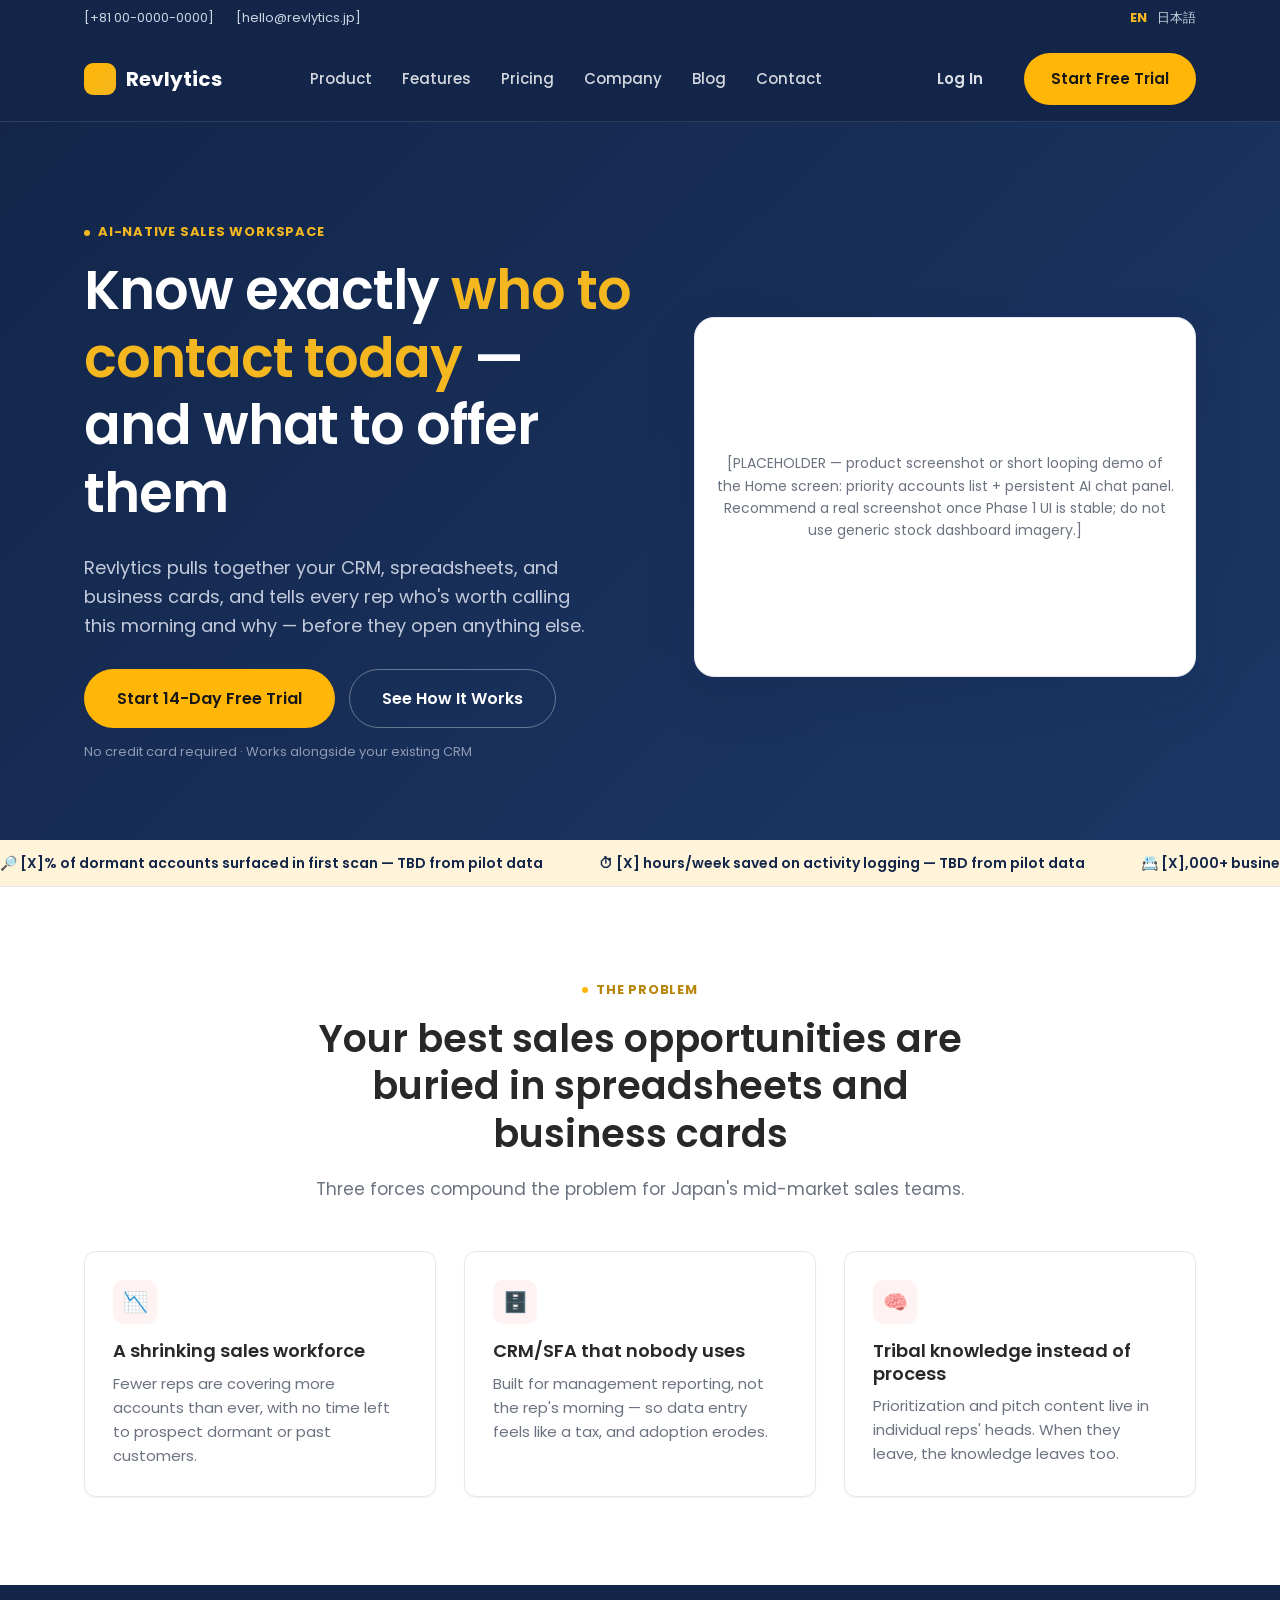
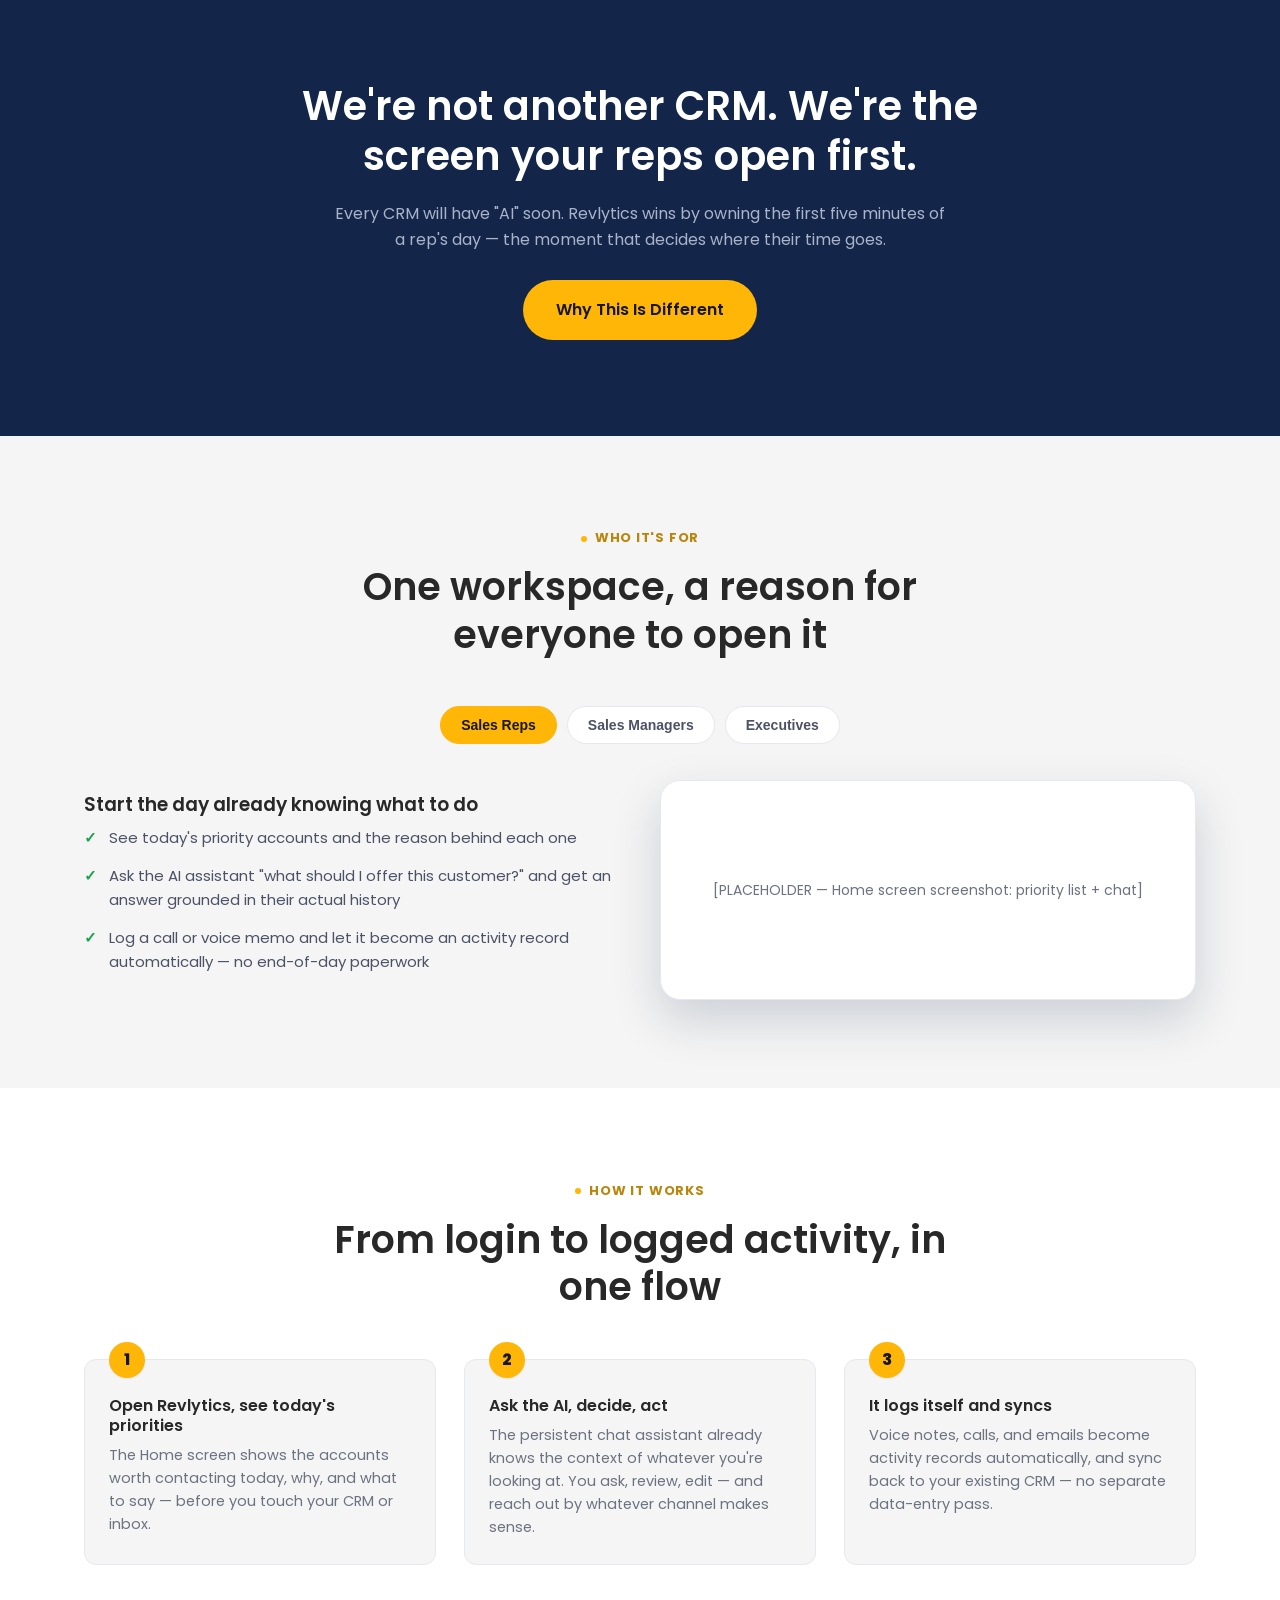
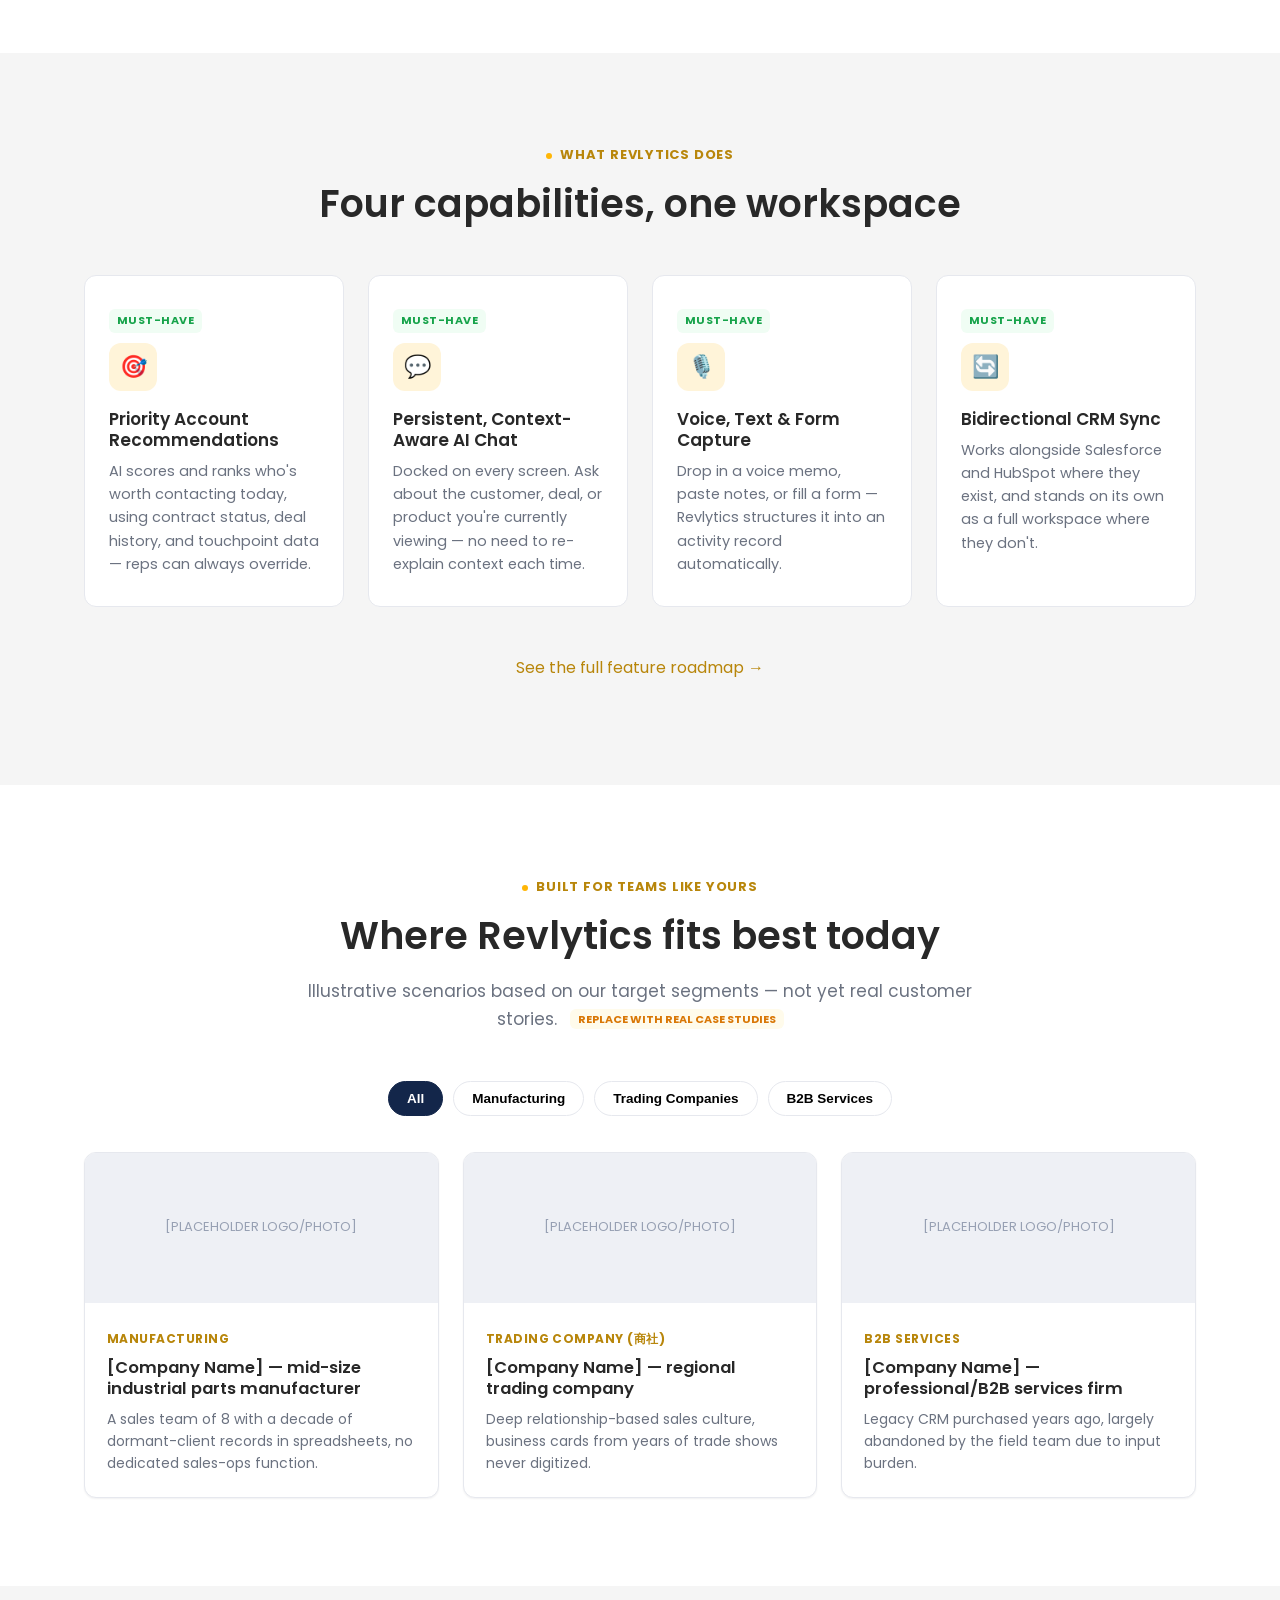
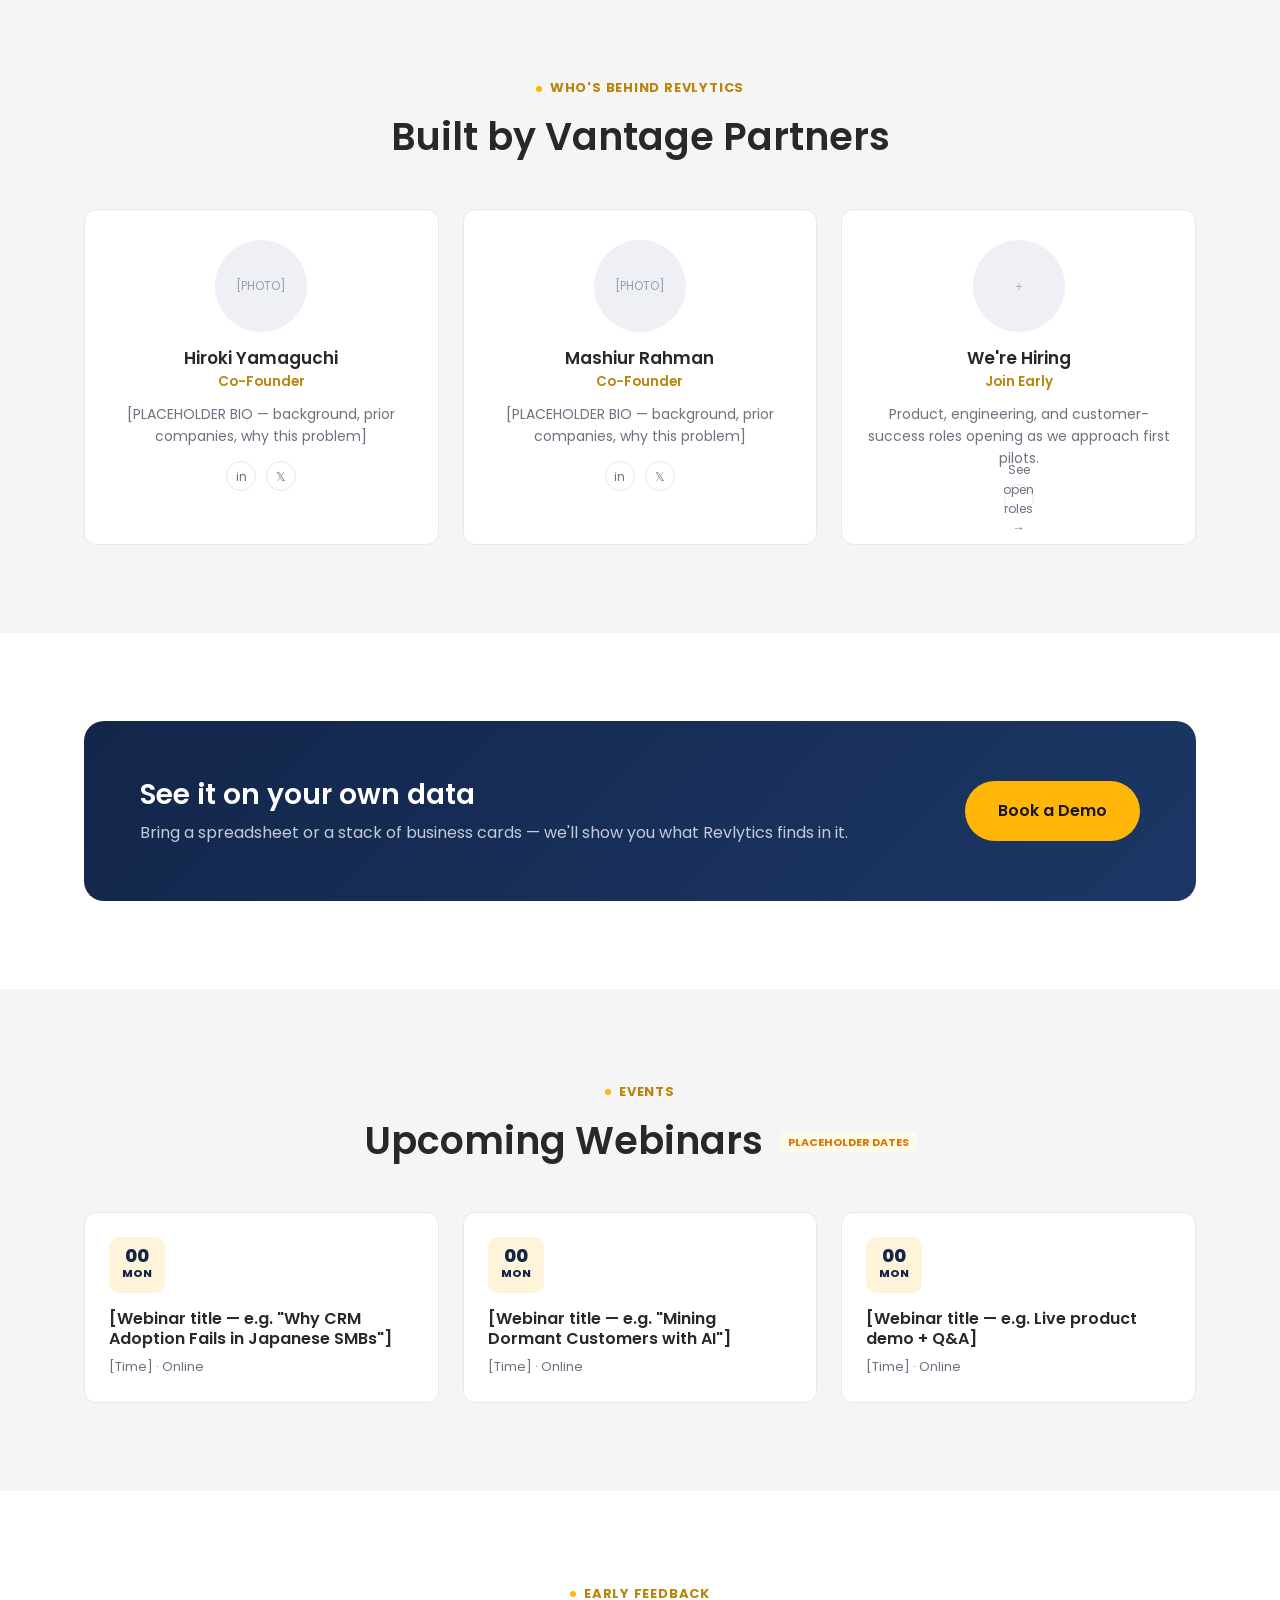
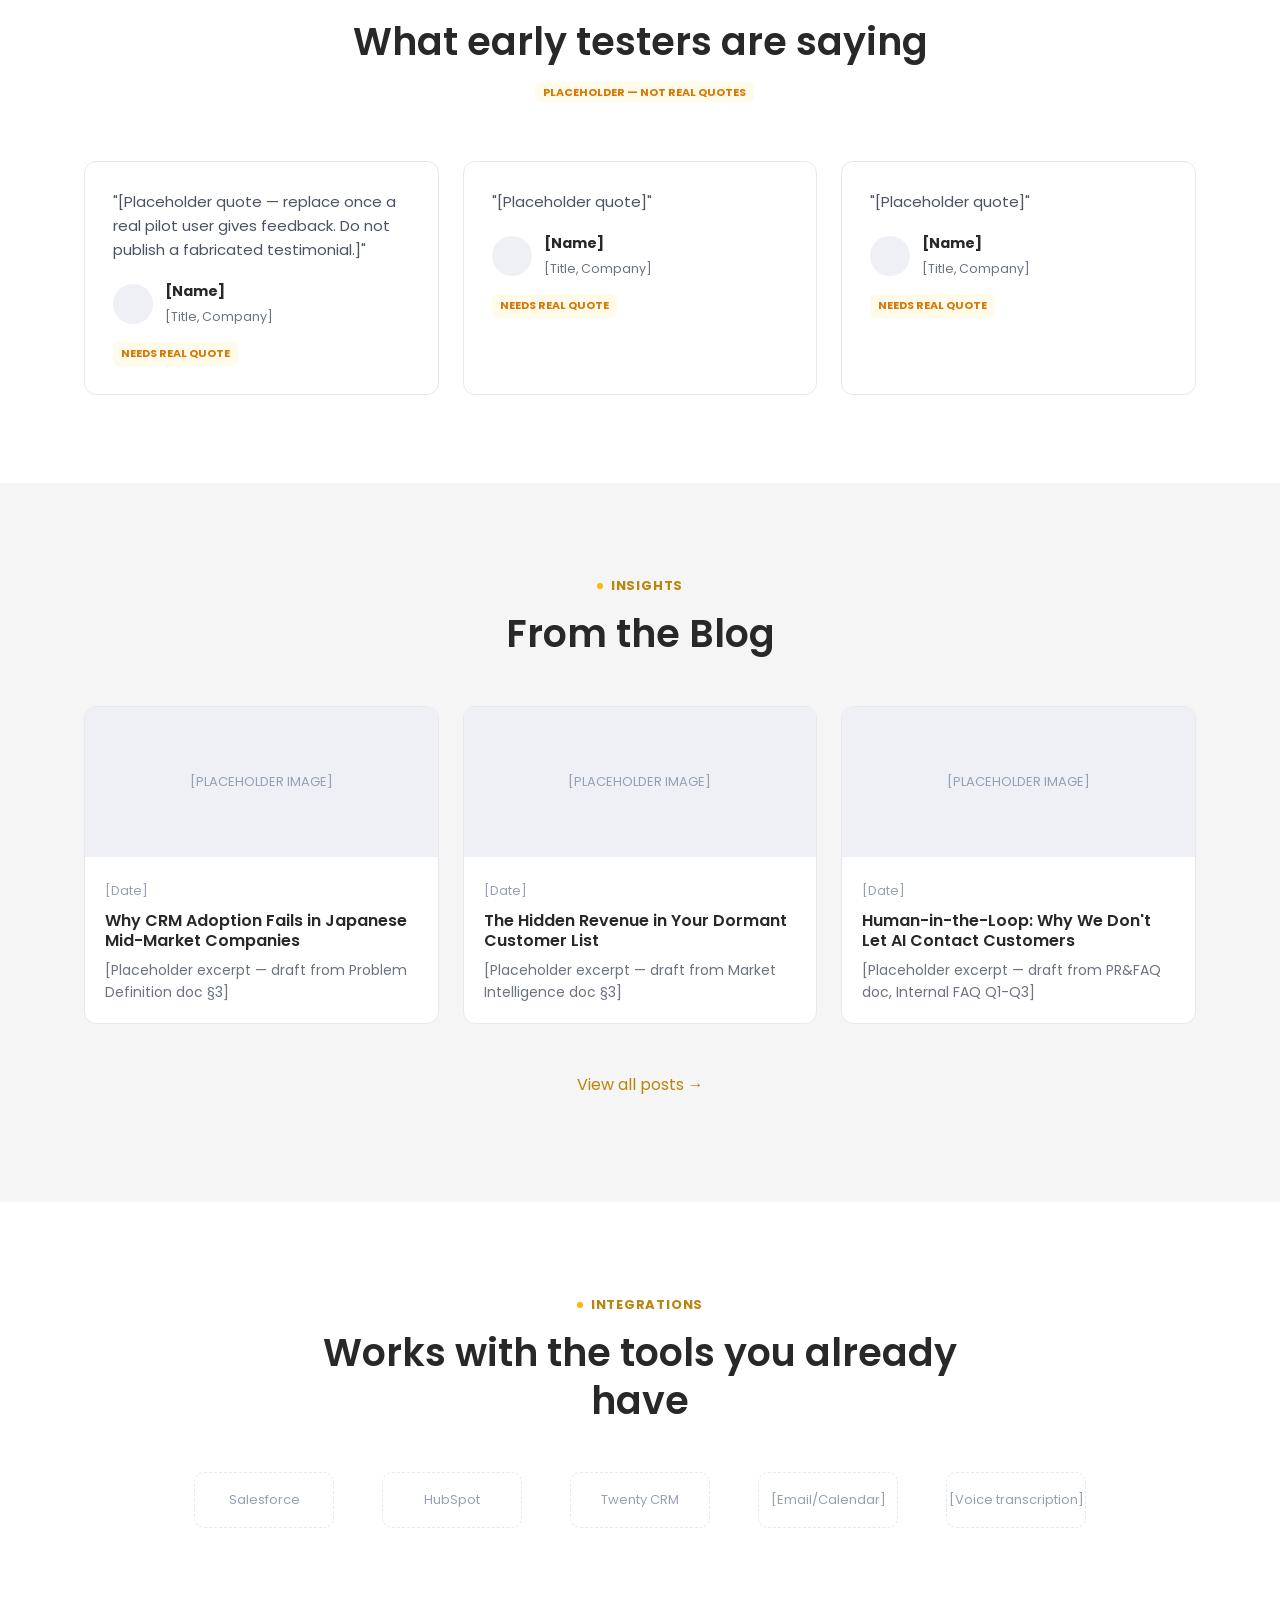
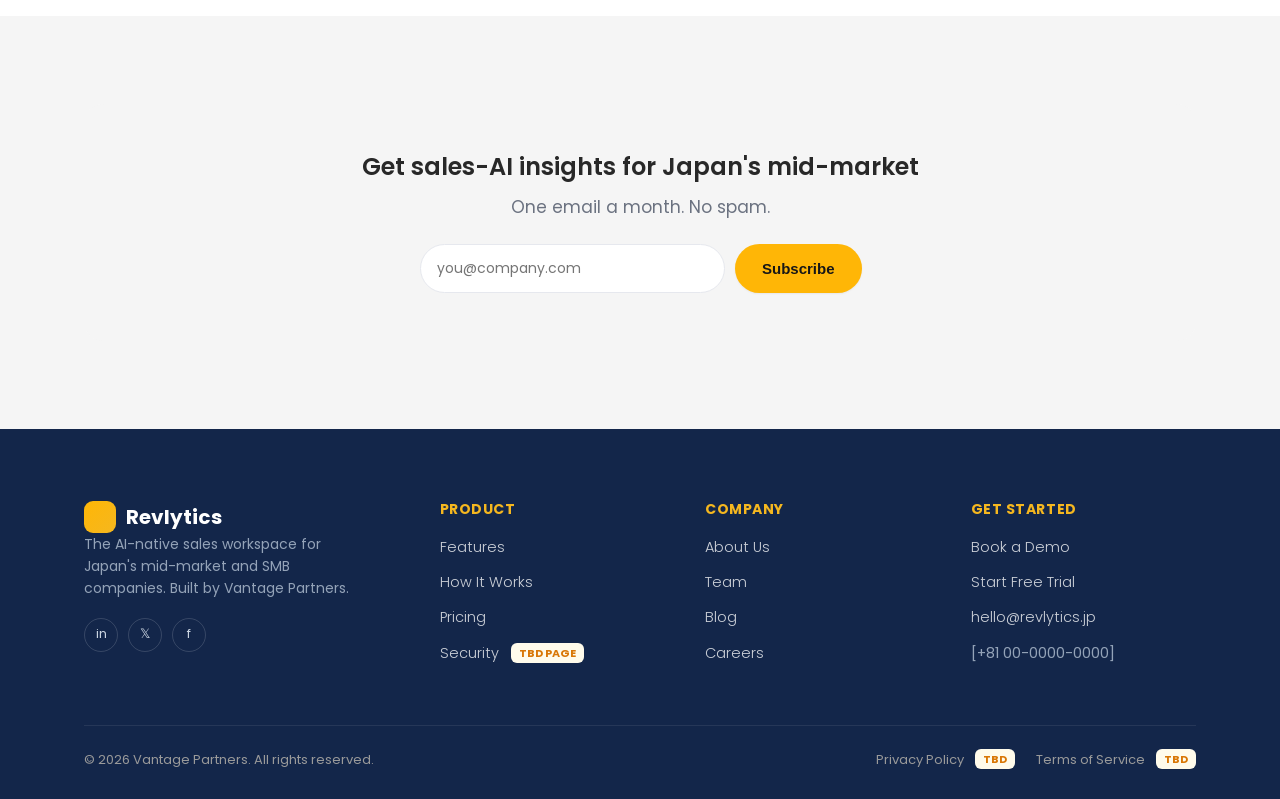
<file: index.html>
<!DOCTYPE html>
<html lang="en">
<head>
<meta charset="UTF-8">
<meta name="viewport" content="width=device-width, initial-scale=1.0">
<title>Revlytics — The AI-Native Sales Workspace for Japan's Mid-Market</title>
<meta name="description" content="Revlytics tells your sales team who to contact today and what to offer — pulling together CRM, spreadsheets, and business cards into one AI-native workspace.">
<link rel="preconnect" href="https://fonts.googleapis.com">
<link href="https://fonts.googleapis.com/css2?family=Poppins:wght@300;400;500;600;700;800&display=swap" rel="stylesheet">
<link rel="stylesheet" href="assets/css/site.css">
</head>
<body>

<!--
  ============================================================
  CONTENT GUIDE FOR WRITERS — read this before editing copy
  ============================================================
  This page is a structural skeleton modeled on the section
  flow of https://cryptcio.arrowtheme.com/home-8/ (Hero > About
  > Statement banner > Services > Portfolio/Cases > Team > CTA
  banner > Events > Testimonials > Blog > Partner logos >
  Newsletter > Footer), re-populated with Revlytics-specific
  draft copy pulled from docs/business design/00-06.

  Every section below has an HTML comment right above it:
    SOURCE: which business-design doc this content is grounded in
    STATUS: "draft" (real material, safe to polish) vs.
            "PLACEHOLDER" (needs real assets/data before launch —
            do not ship as-is)
    GOAL:   what this section needs to accomplish for the reader

  Full brief: apps/website/CONTENT-GUIDE.md
  ============================================================
-->

<!-- Top utility bar — STATUS: placeholder contact details -->
<div class="topbar">
  <div class="container">
    <div class="topbar-links">
      <a href="tel:+81000000000">[+81 00-0000-0000]</a>
      <a href="mailto:hello@revlytics.jp">[hello@revlytics.jp]</a>
    </div>
    <div class="topbar-lang">
      <a href="#" class="is-active">EN</a>
      <a href="#">日本語</a>
    </div>
  </div>
</div>

<!-- Header / Nav -->
<header class="site-header">
  <div class="container nav-row">
    <a href="index.html" class="brand"><span class="brand-mark"></span>Revlytics</a>
    <nav class="nav-links">
      <a href="index.html#product">Product</a>
      <a href="index.html#features">Features</a>
      <a href="pricing.html">Pricing</a>
      <a href="about.html">Company</a>
      <a href="blog.html">Blog</a>
      <a href="contact.html">Contact</a>
    </nav>
    <div class="nav-actions">
      <a href="#" class="btn btn-ghost">Log In</a>
      <a href="contact.html" class="btn btn-primary">Start Free Trial</a>
      <button class="nav-toggle" aria-label="Toggle menu">☰</button>
    </div>
  </div>
</header>

<!--
  SECTION: Hero
  SOURCE: docs/business design/01_PR＆FAQ.md (press release headline/value prop)
  STATUS: draft
  GOAL: In one sentence, tell a sales manager exactly what happens when they
        open the product for the first time. Avoid the word "AI" doing all
        the work in the headline — lead with the outcome.
-->
<section class="hero">
  <div class="container hero-grid">
    <div>
      <div class="eyebrow">AI-Native Sales Workspace</div>
      <h1 class="hero-title">Know exactly <span class="accent">who to contact today</span> — and what to offer them</h1>
      <p class="hero-sub">Revlytics pulls together your CRM, spreadsheets, and business cards, and tells every rep who's worth calling this morning and why — before they open anything else.</p>
      <div class="hero-cta">
        <a href="contact.html" class="btn btn-primary btn-lg">Start 14-Day Free Trial</a>
        <a href="#how-it-works" class="btn btn-outline-invert btn-lg">See How It Works</a>
      </div>
      <p class="hero-fine">No credit card required · Works alongside your existing CRM</p>
    </div>
    <div class="hero-visual">
      [PLACEHOLDER — product screenshot or short looping demo of the Home
      screen: priority accounts list + persistent AI chat panel.
      Recommend a real screenshot once Phase 1 UI is stable; do not use
      generic stock dashboard imagery.]
    </div>
  </div>
</section>

<!-- Proof strip — STATUS: PLACEHOLDER, needs real pilot metrics before launch -->
<div class="marquee-strip">
  <div class="marquee-track">
    <span>🔎 [X]% of dormant accounts surfaced in first scan — TBD from pilot data</span>
    <span>⏱ [X] hours/week saved on activity logging — TBD from pilot data</span>
    <span>📇 [X],000+ business cards digitized — TBD from pilot data</span>
    <span>🤝 Built for 製造業 · 商社 · B2Bサービス業 — mid-market Japan</span>
    <span>🔎 [X]% of dormant accounts surfaced in first scan — TBD from pilot data</span>
    <span>⏱ [X] hours/week saved on activity logging — TBD from pilot data</span>
    <span>📇 [X],000+ business cards digitized — TBD from pilot data</span>
    <span>🤝 Built for 製造業 · 商社 · B2Bサービス業 — mid-market Japan</span>
  </div>
</div>

<!--
  SECTION: Problem (site's "About" equivalent)
  SOURCE: docs/business design/00_Problem Definition.md, §2 顕在化している営業現場の課題
  STATUS: draft — grounded directly in the Problem Definition doc's 3
          root-cause clusters (workforce, CRM fatigue, tribal knowledge)
  GOAL: reader should think "yes, that's exactly my Monday morning"
-->
<section class="section" id="product">
  <div class="container">
    <div class="section-head center">
      <div class="eyebrow">The Problem</div>
      <h2 class="section-title">Your best sales opportunities are buried in spreadsheets and business cards</h2>
      <p class="section-sub">Three forces compound the problem for Japan's mid-market sales teams.</p>
    </div>
    <div class="problem-grid">
      <div class="problem-card">
        <div class="icon">📉</div>
        <h3>A shrinking sales workforce</h3>
        <p>Fewer reps are covering more accounts than ever, with no time left to prospect dormant or past customers.</p>
      </div>
      <div class="problem-card">
        <div class="icon">🗄️</div>
        <h3>CRM/SFA that nobody uses</h3>
        <p>Built for management reporting, not the rep's morning — so data entry feels like a tax, and adoption erodes.</p>
      </div>
      <div class="problem-card">
        <div class="icon">🧠</div>
        <h3>Tribal knowledge instead of process</h3>
        <p>Prioritization and pitch content live in individual reps' heads. When they leave, the knowledge leaves too.</p>
      </div>
    </div>
  </div>
</section>

<!--
  SECTION: Statement banner (site's "We are crypto advisor" bold mid-page line)
  SOURCE: docs/business design/01_PR＆FAQ.md, Internal FAQ Q2 (differentiation)
  STATUS: draft
-->
<section class="statement">
  <div class="container">
    <h2>We're not another CRM. We're the screen your reps open first.</h2>
    <p>Every CRM will have "AI" soon. Revlytics wins by owning the first five minutes of a rep's day — the moment that decides where their time goes.</p>
    <a href="about.html#moat" class="btn btn-on-dark btn-lg">Why This Is Different</a>
  </div>
</section>

<!--
  SECTION: Who it's for (persona value props)
  SOURCE: docs/business design/03_Business Design.md, §1 提供価値
  STATUS: draft — value props map 1:1 to the three named audiences in the doc
  GOAL: give each persona (rep / manager / exec) their own reason to care
-->
<section class="section section--soft">
  <div class="container">
    <div class="section-head center">
      <div class="eyebrow">Who It's For</div>
      <h2 class="section-title">One workspace, a reason for everyone to open it</h2>
    </div>
    <div class="persona-tabs">
      <button class="persona-tab is-active" data-persona="rep">Sales Reps</button>
      <button class="persona-tab" data-persona="manager">Sales Managers</button>
      <button class="persona-tab" data-persona="exec">Executives</button>
    </div>

    <div class="persona-panel is-active" data-persona="rep">
      <div>
        <h3>Start the day already knowing what to do</h3>
        <ul class="value-list">
          <li>See today's priority accounts and the reason behind each one</li>
          <li>Ask the AI assistant "what should I offer this customer?" and get an answer grounded in their actual history</li>
          <li>Log a call or voice memo and let it become an activity record automatically — no end-of-day paperwork</li>
        </ul>
      </div>
      <div class="hero-visual" style="min-height:220px;">[PLACEHOLDER — Home screen screenshot: priority list + chat]</div>
    </div>
    <div class="persona-panel" data-persona="manager">
      <div>
        <h3>Less tribal knowledge, more repeatable process</h3>
        <ul class="value-list">
          <li>Reduce dependence on any one rep's memory of "who's warm"</li>
          <li>Standardize how the team prioritizes and pitches</li>
          <li>Watch activity and pipeline data accumulate automatically as the team works</li>
        </ul>
      </div>
      <div class="hero-visual" style="min-height:220px;">[PLACEHOLDER — deal list / opportunity view screenshot]</div>
    </div>
    <div class="persona-panel" data-persona="exec">
      <div>
        <h3>Maximize revenue from the team you already have</h3>
        <ul class="value-list">
          <li>Surface revenue sitting in dormant accounts and half-finished deals</li>
          <li>Build a durable sales-data asset instead of relying on individual reps</li>
          <li>Lay the foundation for a future revenue platform, not just a sales tool</li>
        </ul>
      </div>
      <div class="hero-visual" style="min-height:220px;">[PLACEHOLDER — dashboard / executive rollup screenshot]</div>
    </div>
  </div>
</section>

<!--
  SECTION: How it works (site's step-flow equivalent)
  SOURCE: docs/business design/04_Product Requirements & Architecture.md, §3 価値を得るまでの流れ
  STATUS: draft — this is the literal 6-step To-Be flow from the PRD, tightened to 3 beats
  GOAL: make the human-in-the-loop design obvious — AI recommends, rep decides
-->
<section class="section" id="how-it-works">
  <div class="container">
    <div class="section-head center">
      <div class="eyebrow">How It Works</div>
      <h2 class="section-title">From login to logged activity, in one flow</h2>
    </div>
    <div class="steps">
      <div class="step-card">
        <div class="step-num">1</div>
        <h3>Open Revlytics, see today's priorities</h3>
        <p>The Home screen shows the accounts worth contacting today, why, and what to say — before you touch your CRM or inbox.</p>
      </div>
      <div class="step-card">
        <div class="step-num">2</div>
        <h3>Ask the AI, decide, act</h3>
        <p>The persistent chat assistant already knows the context of whatever you're looking at. You ask, review, edit — and reach out by whatever channel makes sense.</p>
      </div>
      <div class="step-card">
        <div class="step-num">3</div>
        <h3>It logs itself and syncs</h3>
        <p>Voice notes, calls, and emails become activity records automatically, and sync back to your existing CRM — no separate data-entry pass.</p>
      </div>
    </div>
  </div>
</section>

<!--
  SECTION: Features (site's "Services" 4-card grid)
  SOURCE: docs/business design/04_Product Requirements & Architecture.md, §5 Functional Requirements (Must)
  STATUS: draft — 4 of the 10 "Must" requirements chosen as the headline features;
          content writer should confirm these are still the 4 most demo-able once
          Phase 1 build is further along.
  GOAL: each card = one concrete, demoable capability, not a vague AI claim
-->
<section class="section section--soft" id="features">
  <div class="container">
    <div class="section-head center">
      <div class="eyebrow">What Revlytics Does</div>
      <h2 class="section-title">Four capabilities, one workspace</h2>
    </div>
    <div class="feature-grid">
      <div class="feature-card">
        <span class="feature-tag must">Must-have</span>
        <div class="icon">🎯</div>
        <h3>Priority Account Recommendations</h3>
        <p>AI scores and ranks who's worth contacting today, using contract status, deal history, and touchpoint data — reps can always override.</p>
      </div>
      <div class="feature-card">
        <span class="feature-tag must">Must-have</span>
        <div class="icon">💬</div>
        <h3>Persistent, Context-Aware AI Chat</h3>
        <p>Docked on every screen. Ask about the customer, deal, or product you're currently viewing — no need to re-explain context each time.</p>
      </div>
      <div class="feature-card">
        <span class="feature-tag must">Must-have</span>
        <div class="icon">🎙️</div>
        <h3>Voice, Text &amp; Form Capture</h3>
        <p>Drop in a voice memo, paste notes, or fill a form — Revlytics structures it into an activity record automatically.</p>
      </div>
      <div class="feature-card">
        <span class="feature-tag must">Must-have</span>
        <div class="icon">🔄</div>
        <h3>Bidirectional CRM Sync</h3>
        <p>Works alongside Salesforce and HubSpot where they exist, and stands on its own as a full workspace where they don't.</p>
      </div>
    </div>
    <p class="text-center mt-48"><a href="about.html#roadmap">See the full feature roadmap →</a></p>
  </div>
</section>

<!--
  SECTION: Built for teams like yours (site's "Recent Cases" filterable portfolio grid)
  SOURCE: docs/business design/02_Market Intelligence.md, §8 推奨ターゲットセグメント
          + docs/business design/01_PR＆FAQ.md, External FAQ Q5
  STATUS: PLACEHOLDER — these are illustrative target-segment scenarios, not
          real customer case studies (none exist pre-pilot). Replace each
          card with a real logo + outcome as soon as a pilot completes.
  GOAL: help a specific reader ("that's a company like mine") self-identify
-->
<section class="section">
  <div class="container">
    <div class="section-head center">
      <div class="eyebrow">Built For Teams Like Yours</div>
      <h2 class="section-title">Where Revlytics fits best today</h2>
      <p class="section-sub">Illustrative scenarios based on our target segments — not yet real customer stories. <span class="tag-todo">REPLACE WITH REAL CASE STUDIES</span></p>
    </div>
    <div class="filter-bar">
      <button class="filter-btn is-active" data-filter="all">All</button>
      <button class="filter-btn" data-filter="mfg">Manufacturing</button>
      <button class="filter-btn" data-filter="trading">Trading Companies</button>
      <button class="filter-btn" data-filter="b2b">B2B Services</button>
    </div>
    <div class="case-grid">
      <div class="case-card" data-cat="mfg">
        <div class="thumb">[PLACEHOLDER LOGO/PHOTO]</div>
        <div class="body">
          <span class="badge">Manufacturing</span>
          <h3>[Company Name] — mid-size industrial parts manufacturer</h3>
          <p>A sales team of 8 with a decade of dormant-client records in spreadsheets, no dedicated sales-ops function.</p>
        </div>
      </div>
      <div class="case-card" data-cat="trading">
        <div class="thumb">[PLACEHOLDER LOGO/PHOTO]</div>
        <div class="body">
          <span class="badge">Trading Company (商社)</span>
          <h3>[Company Name] — regional trading company</h3>
          <p>Deep relationship-based sales culture, business cards from years of trade shows never digitized.</p>
        </div>
      </div>
      <div class="case-card" data-cat="b2b">
        <div class="thumb">[PLACEHOLDER LOGO/PHOTO]</div>
        <div class="body">
          <span class="badge">B2B Services</span>
          <h3>[Company Name] — professional/B2B services firm</h3>
          <p>Legacy CRM purchased years ago, largely abandoned by the field team due to input burden.</p>
        </div>
      </div>
    </div>
  </div>
</section>

<!--
  SECTION: Team (founders)
  SOURCE: docs/business design/01_PR＆FAQ.md (press release byline)
  STATUS: draft names / PLACEHOLDER bios — confirm bios, headshots, and
          LinkedIn URLs with founders directly.
-->
<section class="section section--soft">
  <div class="container">
    <div class="section-head center">
      <div class="eyebrow">Who's Behind Revlytics</div>
      <h2 class="section-title">Built by Vantage Partners</h2>
    </div>
    <div class="team-grid">
      <div class="team-card">
        <div class="team-avatar">[PHOTO]</div>
        <h3>Hiroki Yamaguchi</h3>
        <div class="team-role">Co-Founder</div>
        <p>[PLACEHOLDER BIO — background, prior companies, why this problem]</p>
        <div class="socials"><a href="#" aria-label="LinkedIn">in</a><a href="#" aria-label="X">𝕏</a></div>
      </div>
      <div class="team-card">
        <div class="team-avatar">[PHOTO]</div>
        <h3>Mashiur Rahman</h3>
        <div class="team-role">Co-Founder</div>
        <p>[PLACEHOLDER BIO — background, prior companies, why this problem]</p>
        <div class="socials"><a href="#" aria-label="LinkedIn">in</a><a href="#" aria-label="X">𝕏</a></div>
      </div>
      <div class="team-card">
        <div class="team-avatar">＋</div>
        <h3>We're Hiring</h3>
        <div class="team-role">Join Early</div>
        <p>Product, engineering, and customer-success roles opening as we approach first pilots.</p>
        <div class="socials"><a href="contact.html">See open roles →</a></div>
      </div>
    </div>
  </div>
</section>

<!--
  SECTION: CTA banner (site's "Looking for Cryptocurrency Expert?" mid-page CTA)
  SOURCE: n/a — structural CTA
  STATUS: draft
-->
<section class="section">
  <div class="container">
    <div class="cta-banner">
      <div>
        <h2>See it on your own data</h2>
        <p>Bring a spreadsheet or a stack of business cards — we'll show you what Revlytics finds in it.</p>
      </div>
      <a href="contact.html" class="btn btn-on-dark btn-lg">Book a Demo</a>
    </div>
  </div>
</section>

<!--
  SECTION: Events / Webinars (site's "Upcoming Events")
  SOURCE: docs/business design/03_Business Design.md, §3 販売チャネル (セミナー・ウェビナー)
  STATUS: PLACEHOLDER — no events scheduled yet; remove this section entirely
          if none are planned before launch rather than shipping fake dates.
-->
<section class="section section--soft">
  <div class="container">
    <div class="section-head center">
      <div class="eyebrow">Events</div>
      <h2 class="section-title">Upcoming Webinars <span class="tag-todo">PLACEHOLDER DATES</span></h2>
    </div>
    <div class="event-grid">
      <div class="event-card">
        <div class="event-date"><span class="day">00</span><span class="mon">Mon</span></div>
        <h3>[Webinar title — e.g. "Why CRM Adoption Fails in Japanese SMBs"]</h3>
        <p class="event-meta">[Time] · Online</p>
      </div>
      <div class="event-card">
        <div class="event-date"><span class="day">00</span><span class="mon">Mon</span></div>
        <h3>[Webinar title — e.g. "Mining Dormant Customers with AI"]</h3>
        <p class="event-meta">[Time] · Online</p>
      </div>
      <div class="event-card">
        <div class="event-date"><span class="day">00</span><span class="mon">Mon</span></div>
        <h3>[Webinar title — e.g. Live product demo + Q&A]</h3>
        <p class="event-meta">[Time] · Online</p>
      </div>
    </div>
  </div>
</section>

<!--
  SECTION: Testimonials (site's "Feedback from our Investors")
  SOURCE: n/a
  STATUS: PLACEHOLDER — pre-PMF, no real customers yet per Financial Model doc.
          Do not fabricate quotes for launch; keep this section hidden or
          clearly marked until real pilot feedback exists.
-->
<section class="section">
  <div class="container">
    <div class="section-head center">
      <div class="eyebrow">Early Feedback</div>
      <h2 class="section-title">What early testers are saying <span class="tag-todo">PLACEHOLDER — NOT REAL QUOTES</span></h2>
    </div>
    <div class="testimonial-grid">
      <div class="testimonial-card">
        <p class="quote">"[Placeholder quote — replace once a real pilot user gives feedback. Do not publish a fabricated testimonial.]"</p>
        <div class="who"><div class="avatar"></div><div><strong>[Name]</strong><span>[Title, Company]</span></div></div>
        <span class="placeholder-flag">NEEDS REAL QUOTE</span>
      </div>
      <div class="testimonial-card">
        <p class="quote">"[Placeholder quote]"</p>
        <div class="who"><div class="avatar"></div><div><strong>[Name]</strong><span>[Title, Company]</span></div></div>
        <span class="placeholder-flag">NEEDS REAL QUOTE</span>
      </div>
      <div class="testimonial-card">
        <p class="quote">"[Placeholder quote]"</p>
        <div class="who"><div class="avatar"></div><div><strong>[Name]</strong><span>[Title, Company]</span></div></div>
        <span class="placeholder-flag">NEEDS REAL QUOTE</span>
      </div>
    </div>
  </div>
</section>

<!--
  SECTION: Blog / Insights (site's "From Our Blog")
  SOURCE: docs/business design/03_Business Design.md, §3 マーケティング戦略
          (content angles: why CRM doesn't stick, dormant-customer mining, attribution)
  STATUS: PLACEHOLDER titles drafted from the doc's suggested content angles;
          actual posts need to be written.
-->
<section class="section section--soft">
  <div class="container">
    <div class="section-head center">
      <div class="eyebrow">Insights</div>
      <h2 class="section-title">From the Blog</h2>
    </div>
    <div class="blog-grid">
      <div class="blog-card">
        <div class="thumb">[PLACEHOLDER IMAGE]</div>
        <div class="body">
          <span class="blog-date">[Date]</span>
          <h3>Why CRM Adoption Fails in Japanese Mid-Market Companies</h3>
          <p>[Placeholder excerpt — draft from Problem Definition doc §3]</p>
        </div>
      </div>
      <div class="blog-card">
        <div class="thumb">[PLACEHOLDER IMAGE]</div>
        <div class="body">
          <span class="blog-date">[Date]</span>
          <h3>The Hidden Revenue in Your Dormant Customer List</h3>
          <p>[Placeholder excerpt — draft from Market Intelligence doc §3]</p>
        </div>
      </div>
      <div class="blog-card">
        <div class="thumb">[PLACEHOLDER IMAGE]</div>
        <div class="body">
          <span class="blog-date">[Date]</span>
          <h3>Human-in-the-Loop: Why We Don't Let AI Contact Customers</h3>
          <p>[Placeholder excerpt — draft from PR&amp;FAQ doc, Internal FAQ Q1-Q3]</p>
        </div>
      </div>
    </div>
    <p class="text-center mt-48"><a href="blog.html">View all posts →</a></p>
  </div>
</section>

<!--
  SECTION: Integrations / Partners (site's "Our banking partners" logo strip)
  SOURCE: docs/business design/04_Product Requirements & Architecture.md, §8 外部API
  STATUS: draft product names, PLACEHOLDER actual logo assets
-->
<section class="section">
  <div class="container">
    <div class="section-head center">
      <div class="eyebrow">Integrations</div>
      <h2 class="section-title">Works with the tools you already have</h2>
    </div>
    <div class="logos-strip">
      <div class="logo-chip">Salesforce</div>
      <div class="logo-chip">HubSpot</div>
      <div class="logo-chip">Twenty CRM</div>
      <div class="logo-chip">[Email/Calendar]</div>
      <div class="logo-chip">[Voice transcription]</div>
    </div>
  </div>
</section>

<!-- SECTION: Newsletter signup -->
<section class="section section--soft">
  <div class="container">
    <div class="newsletter">
      <h2>Get sales-AI insights for Japan's mid-market</h2>
      <p class="section-sub">One email a month. No spam.</p>
      <form class="newsletter-form" data-placeholder-form>
        <input type="email" placeholder="you@company.com" required>
        <button type="submit" class="btn btn-primary">Subscribe</button>
      </form>
    </div>
  </div>
</section>

<!-- Footer -->
<footer class="site-footer">
  <div class="container">
    <div class="footer-grid">
      <div class="footer-brand">
        <a href="index.html" class="brand"><span class="brand-mark"></span>Revlytics</a>
        <p>The AI-native sales workspace for Japan's mid-market and SMB companies. Built by Vantage Partners.</p>
        <div class="footer-social">
          <a href="#" aria-label="LinkedIn">in</a>
          <a href="#" aria-label="X">𝕏</a>
          <a href="#" aria-label="Facebook">f</a>
        </div>
      </div>
      <div class="footer-col">
        <h4>Product</h4>
        <ul>
          <li><a href="index.html#features">Features</a></li>
          <li><a href="index.html#how-it-works">How It Works</a></li>
          <li><a href="pricing.html">Pricing</a></li>
          <li><a href="#">Security <span class="tag-todo">TBD PAGE</span></a></li>
        </ul>
      </div>
      <div class="footer-col">
        <h4>Company</h4>
        <ul>
          <li><a href="about.html">About Us</a></li>
          <li><a href="about.html#team">Team</a></li>
          <li><a href="blog.html">Blog</a></li>
          <li><a href="contact.html">Careers</a></li>
        </ul>
      </div>
      <div class="footer-col">
        <h4>Get Started</h4>
        <ul>
          <li><a href="contact.html">Book a Demo</a></li>
          <li><a href="contact.html">Start Free Trial</a></li>
          <li><a href="mailto:hello@revlytics.jp">hello@revlytics.jp</a></li>
          <li>[+81 00-0000-0000]</li>
        </ul>
      </div>
    </div>
    <div class="footer-bottom">
      <span>© 2026 Vantage Partners. All rights reserved.</span>
      <div>
        <a href="#">Privacy Policy <span class="tag-todo">TBD</span></a>
        <a href="#">Terms of Service <span class="tag-todo">TBD</span></a>
      </div>
    </div>
  </div>
</footer>

<script src="assets/js/site.js"></script>
</body>
</html>
</file>
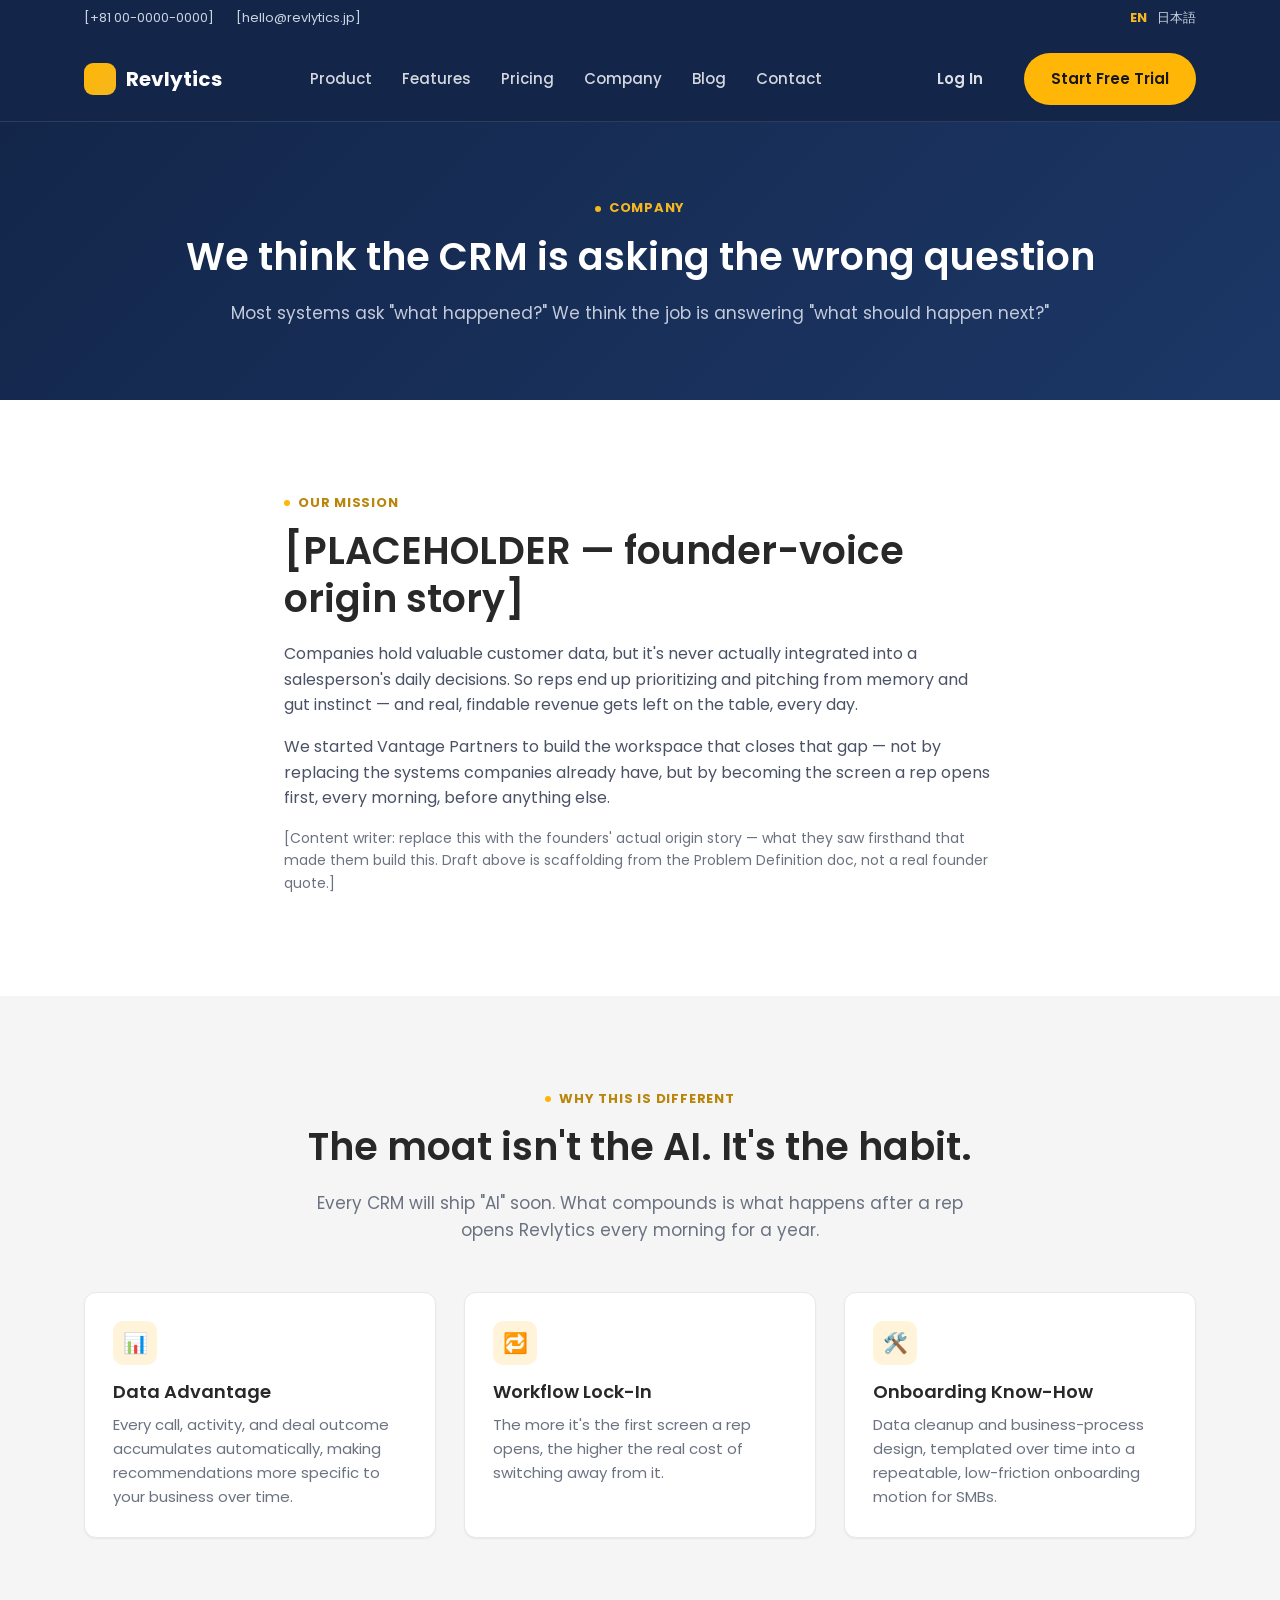
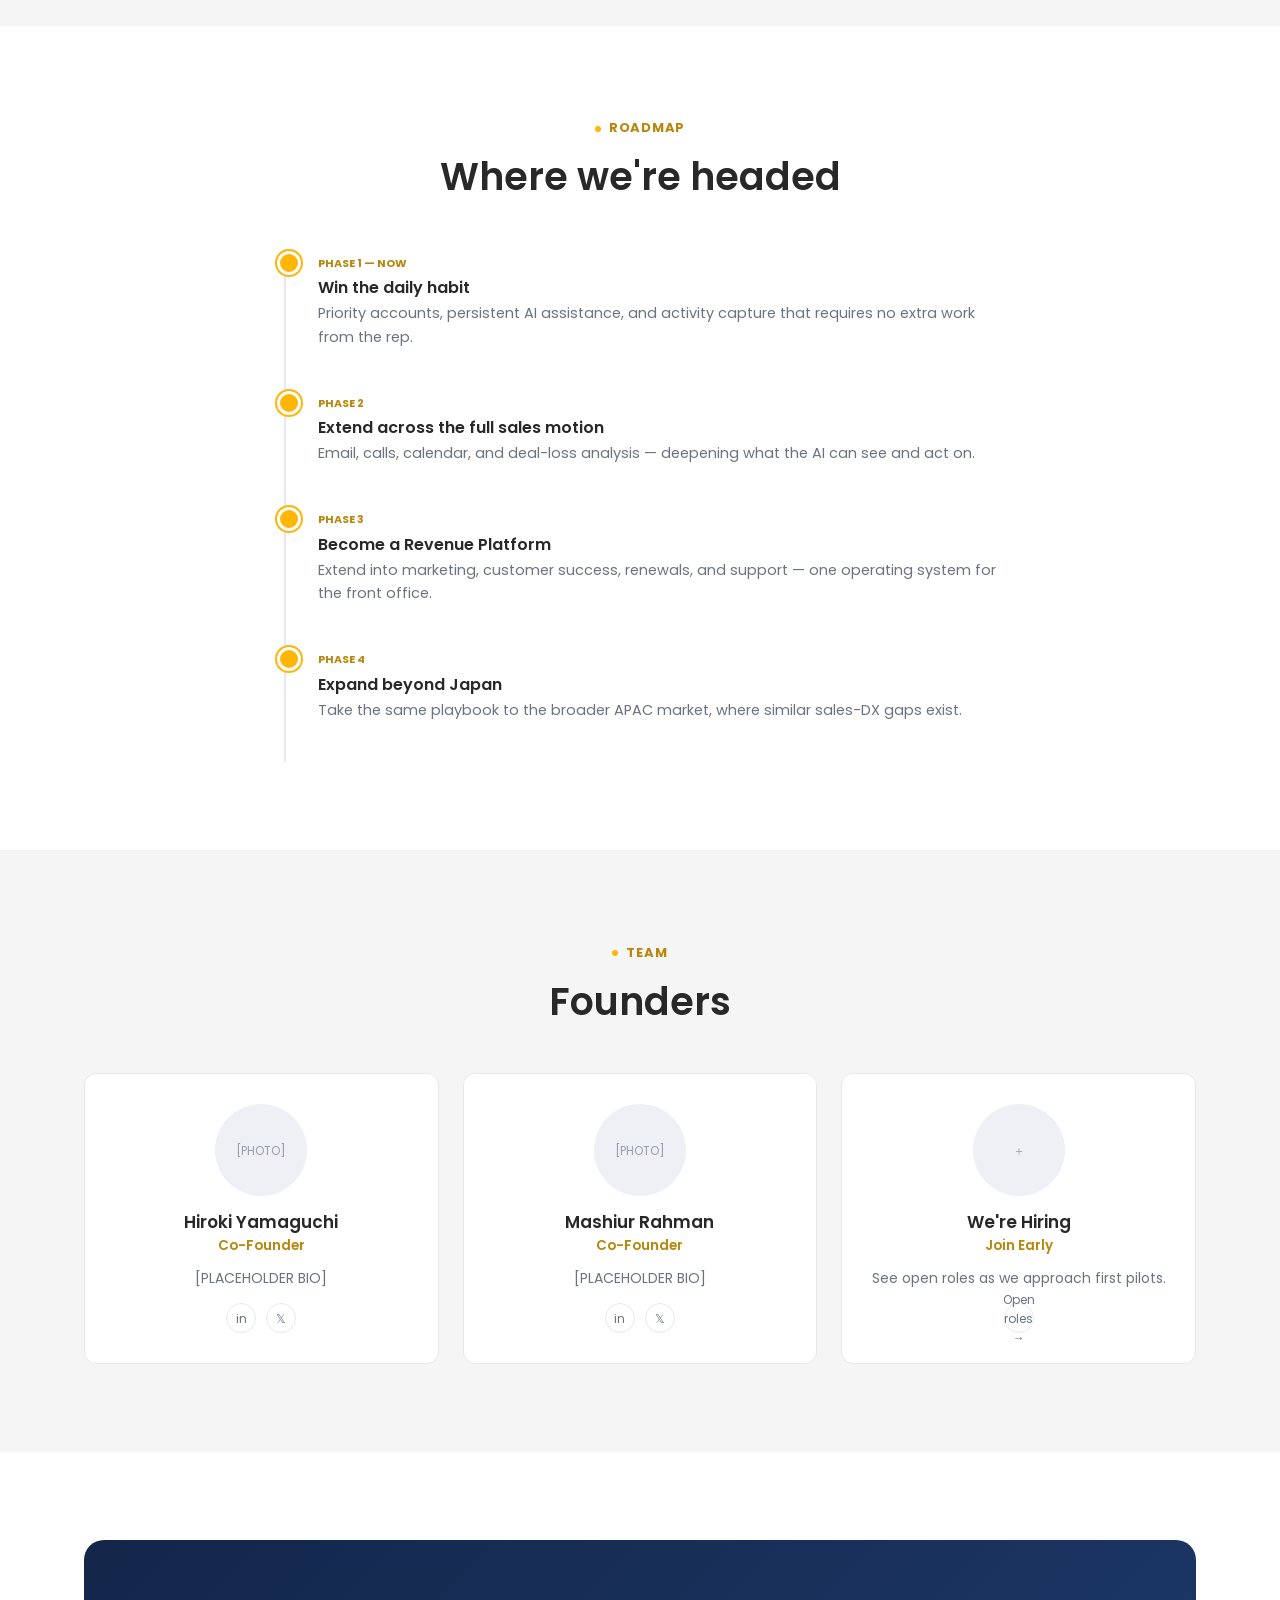
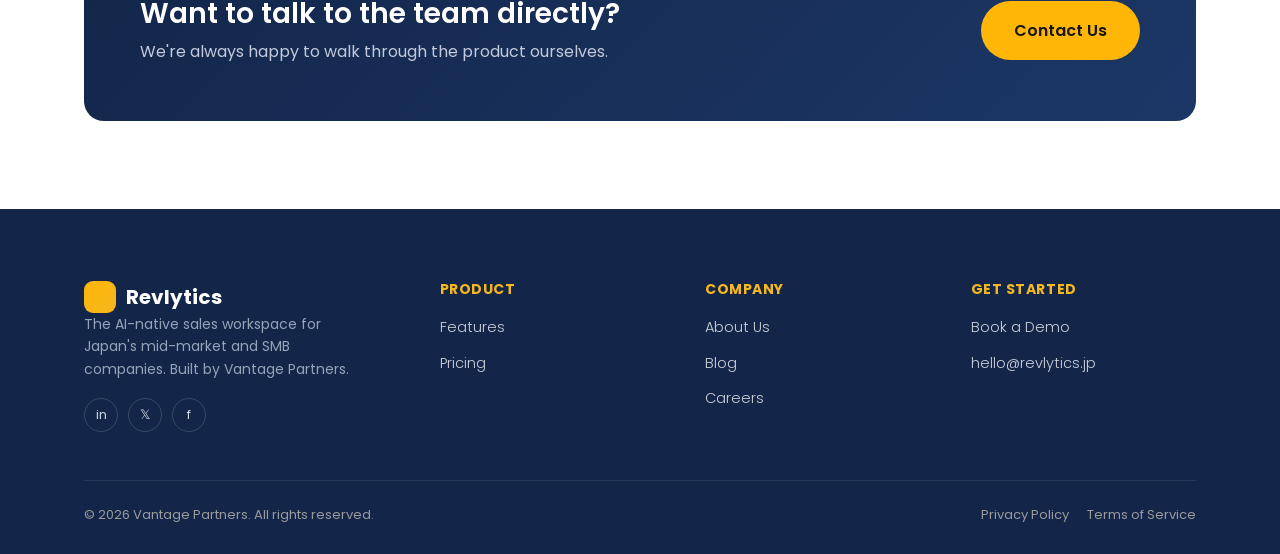
<file: about.html>
<!DOCTYPE html>
<html lang="en">
<head>
<meta charset="UTF-8">
<meta name="viewport" content="width=device-width, initial-scale=1.0">
<title>About — Revlytics</title>
<link rel="preconnect" href="https://fonts.googleapis.com">
<link href="https://fonts.googleapis.com/css2?family=Poppins:wght@300;400;500;600;700;800&display=swap" rel="stylesheet">
<link rel="stylesheet" href="assets/css/site.css">
</head>
<body>

<!--
  CONTENT GUIDE: maps to the template's "About Us" / "Our Team" / "Our
  History" pages combined into one. Moat section is linked from the
  homepage's statement banner ("Why This Is Different"); roadmap section
  is linked from the homepage features section. See CONTENT-GUIDE.md.
-->

<div class="topbar">
  <div class="container">
    <div class="topbar-links"><a href="tel:+81000000000">[+81 00-0000-0000]</a><a href="mailto:hello@revlytics.jp">[hello@revlytics.jp]</a></div>
    <div class="topbar-lang"><a href="#" class="is-active">EN</a><a href="#">日本語</a></div>
  </div>
</div>

<header class="site-header">
  <div class="container nav-row">
    <a href="index.html" class="brand"><span class="brand-mark"></span>Revlytics</a>
    <nav class="nav-links">
      <a href="index.html#product">Product</a>
      <a href="index.html#features">Features</a>
      <a href="pricing.html">Pricing</a>
      <a href="about.html">Company</a>
      <a href="blog.html">Blog</a>
      <a href="contact.html">Contact</a>
    </nav>
    <div class="nav-actions">
      <a href="#" class="btn btn-ghost">Log In</a>
      <a href="contact.html" class="btn btn-primary">Start Free Trial</a>
      <button class="nav-toggle" aria-label="Toggle menu">☰</button>
    </div>
  </div>
</header>

<section class="page-hero">
  <div class="container">
    <div class="eyebrow">Company</div>
    <h1 class="section-title">We think the CRM is asking the wrong question</h1>
    <p class="section-sub">Most systems ask "what happened?" We think the job is answering "what should happen next?"</p>
  </div>
</section>

<!--
  SECTION: Mission / origin
  SOURCE: docs/business design/00_Problem Definition.md §6 (Problem Statement)
  STATUS: draft
-->
<section class="section">
  <div class="container" style="max-width:760px;">
    <div class="eyebrow">Our Mission</div>
    <h2 class="section-title">[PLACEHOLDER — founder-voice origin story]</h2>
    <p>Companies hold valuable customer data, but it's never actually integrated into a salesperson's daily decisions. So reps end up prioritizing and pitching from memory and gut instinct — and real, findable revenue gets left on the table, every day.</p>
    <p>We started Vantage Partners to build the workspace that closes that gap — not by replacing the systems companies already have, but by becoming the screen a rep opens first, every morning, before anything else.</p>
    <p style="color:var(--muted); font-size:14px;">[Content writer: replace this with the founders' actual origin story — what they saw firsthand that made them build this. Draft above is scaffolding from the Problem Definition doc, not a real founder quote.]</p>
  </div>
</section>

<!--
  SECTION: Why This Is Different (moat)
  SOURCE: docs/business design/03_Business Design.md §5 Competitive Moat
  STATUS: draft
  NOTE FOR WRITER: competitive research found that "system of action /
  first screen" positioning is not unique to us — several players in
  this space already use similar framing. Keep this section honest
  about *where* the real edge is (SMB-focused onboarding + data
  lock-in over time), not "nobody else does this."
-->
<section class="section section--soft" id="moat">
  <div class="container">
    <div class="section-head center">
      <div class="eyebrow">Why This Is Different</div>
      <h2 class="section-title">The moat isn't the AI. It's the habit.</h2>
      <p class="section-sub">Every CRM will ship "AI" soon. What compounds is what happens after a rep opens Revlytics every morning for a year.</p>
    </div>
    <div class="problem-grid">
      <div class="problem-card">
        <div class="icon" style="background:var(--gold-soft); color:var(--gold-text);">📊</div>
        <h3>Data Advantage</h3>
        <p>Every call, activity, and deal outcome accumulates automatically, making recommendations more specific to your business over time.</p>
      </div>
      <div class="problem-card">
        <div class="icon" style="background:var(--gold-soft); color:var(--gold-text);">🔁</div>
        <h3>Workflow Lock-In</h3>
        <p>The more it's the first screen a rep opens, the higher the real cost of switching away from it.</p>
      </div>
      <div class="problem-card">
        <div class="icon" style="background:var(--gold-soft); color:var(--gold-text);">🛠️</div>
        <h3>Onboarding Know-How</h3>
        <p>Data cleanup and business-process design, templated over time into a repeatable, low-friction onboarding motion for SMBs.</p>
      </div>
    </div>
  </div>
</section>

<!--
  SECTION: Roadmap
  SOURCE: docs/PRODUCT.md "Vision" section / Business Design §7 Scale Strategy
  STATUS: draft
-->
<section class="section" id="roadmap">
  <div class="container" style="max-width:760px;">
    <div class="section-head center" style="margin-inline:auto;">
      <div class="eyebrow">Roadmap</div>
      <h2 class="section-title">Where we're headed</h2>
    </div>
    <div class="timeline">
      <div class="timeline-item">
        <span class="timeline-tag">Phase 1 — Now</span>
        <h4>Win the daily habit</h4>
        <p>Priority accounts, persistent AI assistance, and activity capture that requires no extra work from the rep.</p>
      </div>
      <div class="timeline-item">
        <span class="timeline-tag">Phase 2</span>
        <h4>Extend across the full sales motion</h4>
        <p>Email, calls, calendar, and deal-loss analysis — deepening what the AI can see and act on.</p>
      </div>
      <div class="timeline-item">
        <span class="timeline-tag">Phase 3</span>
        <h4>Become a Revenue Platform</h4>
        <p>Extend into marketing, customer success, renewals, and support — one operating system for the front office.</p>
      </div>
      <div class="timeline-item">
        <span class="timeline-tag">Phase 4</span>
        <h4>Expand beyond Japan</h4>
        <p>Take the same playbook to the broader APAC market, where similar sales-DX gaps exist.</p>
      </div>
    </div>
  </div>
</section>

<!--
  SECTION: Team
  SOURCE: docs/business design/01_PR＆FAQ.md press release byline
  STATUS: draft names, PLACEHOLDER bios
-->
<section class="section section--soft" id="team">
  <div class="container">
    <div class="section-head center">
      <div class="eyebrow">Team</div>
      <h2 class="section-title">Founders</h2>
    </div>
    <div class="team-grid">
      <div class="team-card">
        <div class="team-avatar">[PHOTO]</div>
        <h3>Hiroki Yamaguchi</h3>
        <div class="team-role">Co-Founder</div>
        <p>[PLACEHOLDER BIO]</p>
        <div class="socials"><a href="#">in</a><a href="#">𝕏</a></div>
      </div>
      <div class="team-card">
        <div class="team-avatar">[PHOTO]</div>
        <h3>Mashiur Rahman</h3>
        <div class="team-role">Co-Founder</div>
        <p>[PLACEHOLDER BIO]</p>
        <div class="socials"><a href="#">in</a><a href="#">𝕏</a></div>
      </div>
      <div class="team-card">
        <div class="team-avatar">＋</div>
        <h3>We're Hiring</h3>
        <div class="team-role">Join Early</div>
        <p>See open roles as we approach first pilots.</p>
        <div class="socials"><a href="contact.html">Open roles →</a></div>
      </div>
    </div>
  </div>
</section>

<section class="section">
  <div class="container">
    <div class="cta-banner">
      <div><h2>Want to talk to the team directly?</h2><p>We're always happy to walk through the product ourselves.</p></div>
      <a href="contact.html" class="btn btn-on-dark btn-lg">Contact Us</a>
    </div>
  </div>
</section>

<footer class="site-footer">
  <div class="container">
    <div class="footer-grid">
      <div class="footer-brand">
        <a href="index.html" class="brand"><span class="brand-mark"></span>Revlytics</a>
        <p>The AI-native sales workspace for Japan's mid-market and SMB companies. Built by Vantage Partners.</p>
        <div class="footer-social"><a href="#">in</a><a href="#">𝕏</a><a href="#">f</a></div>
      </div>
      <div class="footer-col"><h4>Product</h4><ul><li><a href="index.html#features">Features</a></li><li><a href="pricing.html">Pricing</a></li></ul></div>
      <div class="footer-col"><h4>Company</h4><ul><li><a href="about.html">About Us</a></li><li><a href="blog.html">Blog</a></li><li><a href="contact.html">Careers</a></li></ul></div>
      <div class="footer-col"><h4>Get Started</h4><ul><li><a href="contact.html">Book a Demo</a></li><li><a href="mailto:hello@revlytics.jp">hello@revlytics.jp</a></li></ul></div>
    </div>
    <div class="footer-bottom"><span>© 2026 Vantage Partners. All rights reserved.</span><div><a href="#">Privacy Policy</a><a href="#">Terms of Service</a></div></div>
  </div>
</footer>

<script src="assets/js/site.js"></script>
</body>
</html>
</file>
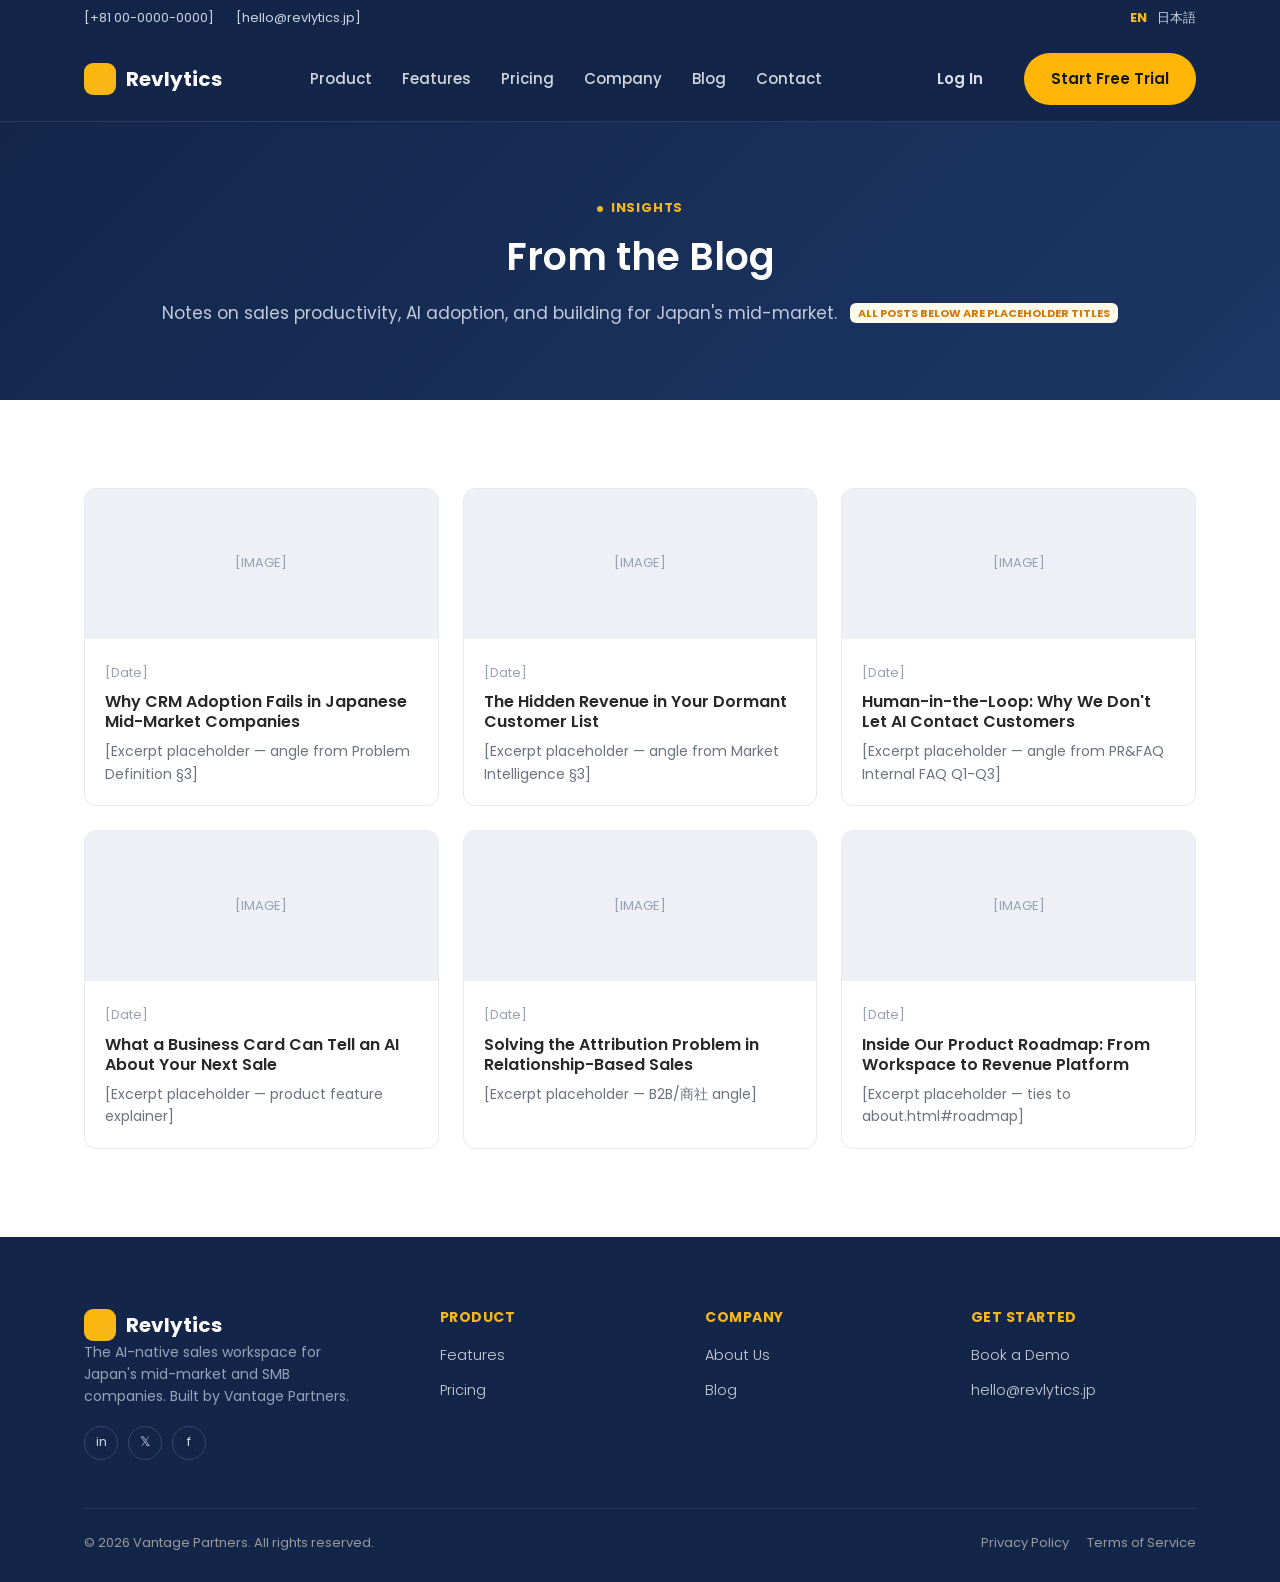
<file: blog.html>
<!DOCTYPE html>
<html lang="en">
<head>
<meta charset="UTF-8">
<meta name="viewport" content="width=device-width, initial-scale=1.0">
<title>Blog — Revlytics</title>
<link rel="preconnect" href="https://fonts.googleapis.com">
<link href="https://fonts.googleapis.com/css2?family=Poppins:wght@300;400;500;600;700;800&display=swap" rel="stylesheet">
<link rel="stylesheet" href="assets/css/site.css">
</head>
<body>

<!--
  CONTENT GUIDE: 6 placeholder post titles below, drawn from the content
  angles named in docs/business design/03_Business Design.md §3
  (マーケティング戦略: "CRMが定着しない理由", "休眠顧客の掘り起こし", "属人化の解消")
  plus PR&FAQ Internal FAQ topics. None of these posts are written yet —
  this page exists to show the grid/card structure, not final copy.
-->

<div class="topbar">
  <div class="container">
    <div class="topbar-links"><a href="tel:+81000000000">[+81 00-0000-0000]</a><a href="mailto:hello@revlytics.jp">[hello@revlytics.jp]</a></div>
    <div class="topbar-lang"><a href="#" class="is-active">EN</a><a href="#">日本語</a></div>
  </div>
</div>

<header class="site-header">
  <div class="container nav-row">
    <a href="index.html" class="brand"><span class="brand-mark"></span>Revlytics</a>
    <nav class="nav-links">
      <a href="index.html#product">Product</a>
      <a href="index.html#features">Features</a>
      <a href="pricing.html">Pricing</a>
      <a href="about.html">Company</a>
      <a href="blog.html">Blog</a>
      <a href="contact.html">Contact</a>
    </nav>
    <div class="nav-actions">
      <a href="#" class="btn btn-ghost">Log In</a>
      <a href="contact.html" class="btn btn-primary">Start Free Trial</a>
      <button class="nav-toggle" aria-label="Toggle menu">☰</button>
    </div>
  </div>
</header>

<section class="page-hero">
  <div class="container">
    <div class="eyebrow">Insights</div>
    <h1 class="section-title">From the Blog</h1>
    <p class="section-sub">Notes on sales productivity, AI adoption, and building for Japan's mid-market. <span class="tag-todo">ALL POSTS BELOW ARE PLACEHOLDER TITLES</span></p>
  </div>
</section>

<section class="section">
  <div class="container">
    <div class="blog-grid">
      <div class="blog-card">
        <div class="thumb">[IMAGE]</div>
        <div class="body"><span class="blog-date">[Date]</span><h3>Why CRM Adoption Fails in Japanese Mid-Market Companies</h3><p>[Excerpt placeholder — angle from Problem Definition §3]</p></div>
      </div>
      <div class="blog-card">
        <div class="thumb">[IMAGE]</div>
        <div class="body"><span class="blog-date">[Date]</span><h3>The Hidden Revenue in Your Dormant Customer List</h3><p>[Excerpt placeholder — angle from Market Intelligence §3]</p></div>
      </div>
      <div class="blog-card">
        <div class="thumb">[IMAGE]</div>
        <div class="body"><span class="blog-date">[Date]</span><h3>Human-in-the-Loop: Why We Don't Let AI Contact Customers</h3><p>[Excerpt placeholder — angle from PR&amp;FAQ Internal FAQ Q1-Q3]</p></div>
      </div>
      <div class="blog-card">
        <div class="thumb">[IMAGE]</div>
        <div class="body"><span class="blog-date">[Date]</span><h3>What a Business Card Can Tell an AI About Your Next Sale</h3><p>[Excerpt placeholder — product feature explainer]</p></div>
      </div>
      <div class="blog-card">
        <div class="thumb">[IMAGE]</div>
        <div class="body"><span class="blog-date">[Date]</span><h3>Solving the Attribution Problem in Relationship-Based Sales</h3><p>[Excerpt placeholder — B2B/商社 angle]</p></div>
      </div>
      <div class="blog-card">
        <div class="thumb">[IMAGE]</div>
        <div class="body"><span class="blog-date">[Date]</span><h3>Inside Our Product Roadmap: From Workspace to Revenue Platform</h3><p>[Excerpt placeholder — ties to about.html#roadmap]</p></div>
      </div>
    </div>
  </div>
</section>

<footer class="site-footer">
  <div class="container">
    <div class="footer-grid">
      <div class="footer-brand">
        <a href="index.html" class="brand"><span class="brand-mark"></span>Revlytics</a>
        <p>The AI-native sales workspace for Japan's mid-market and SMB companies. Built by Vantage Partners.</p>
        <div class="footer-social"><a href="#">in</a><a href="#">𝕏</a><a href="#">f</a></div>
      </div>
      <div class="footer-col"><h4>Product</h4><ul><li><a href="index.html#features">Features</a></li><li><a href="pricing.html">Pricing</a></li></ul></div>
      <div class="footer-col"><h4>Company</h4><ul><li><a href="about.html">About Us</a></li><li><a href="blog.html">Blog</a></li></ul></div>
      <div class="footer-col"><h4>Get Started</h4><ul><li><a href="contact.html">Book a Demo</a></li><li><a href="mailto:hello@revlytics.jp">hello@revlytics.jp</a></li></ul></div>
    </div>
    <div class="footer-bottom"><span>© 2026 Vantage Partners. All rights reserved.</span><div><a href="#">Privacy Policy</a><a href="#">Terms of Service</a></div></div>
  </div>
</footer>

<script src="assets/js/site.js"></script>
</body>
</html>
</file>
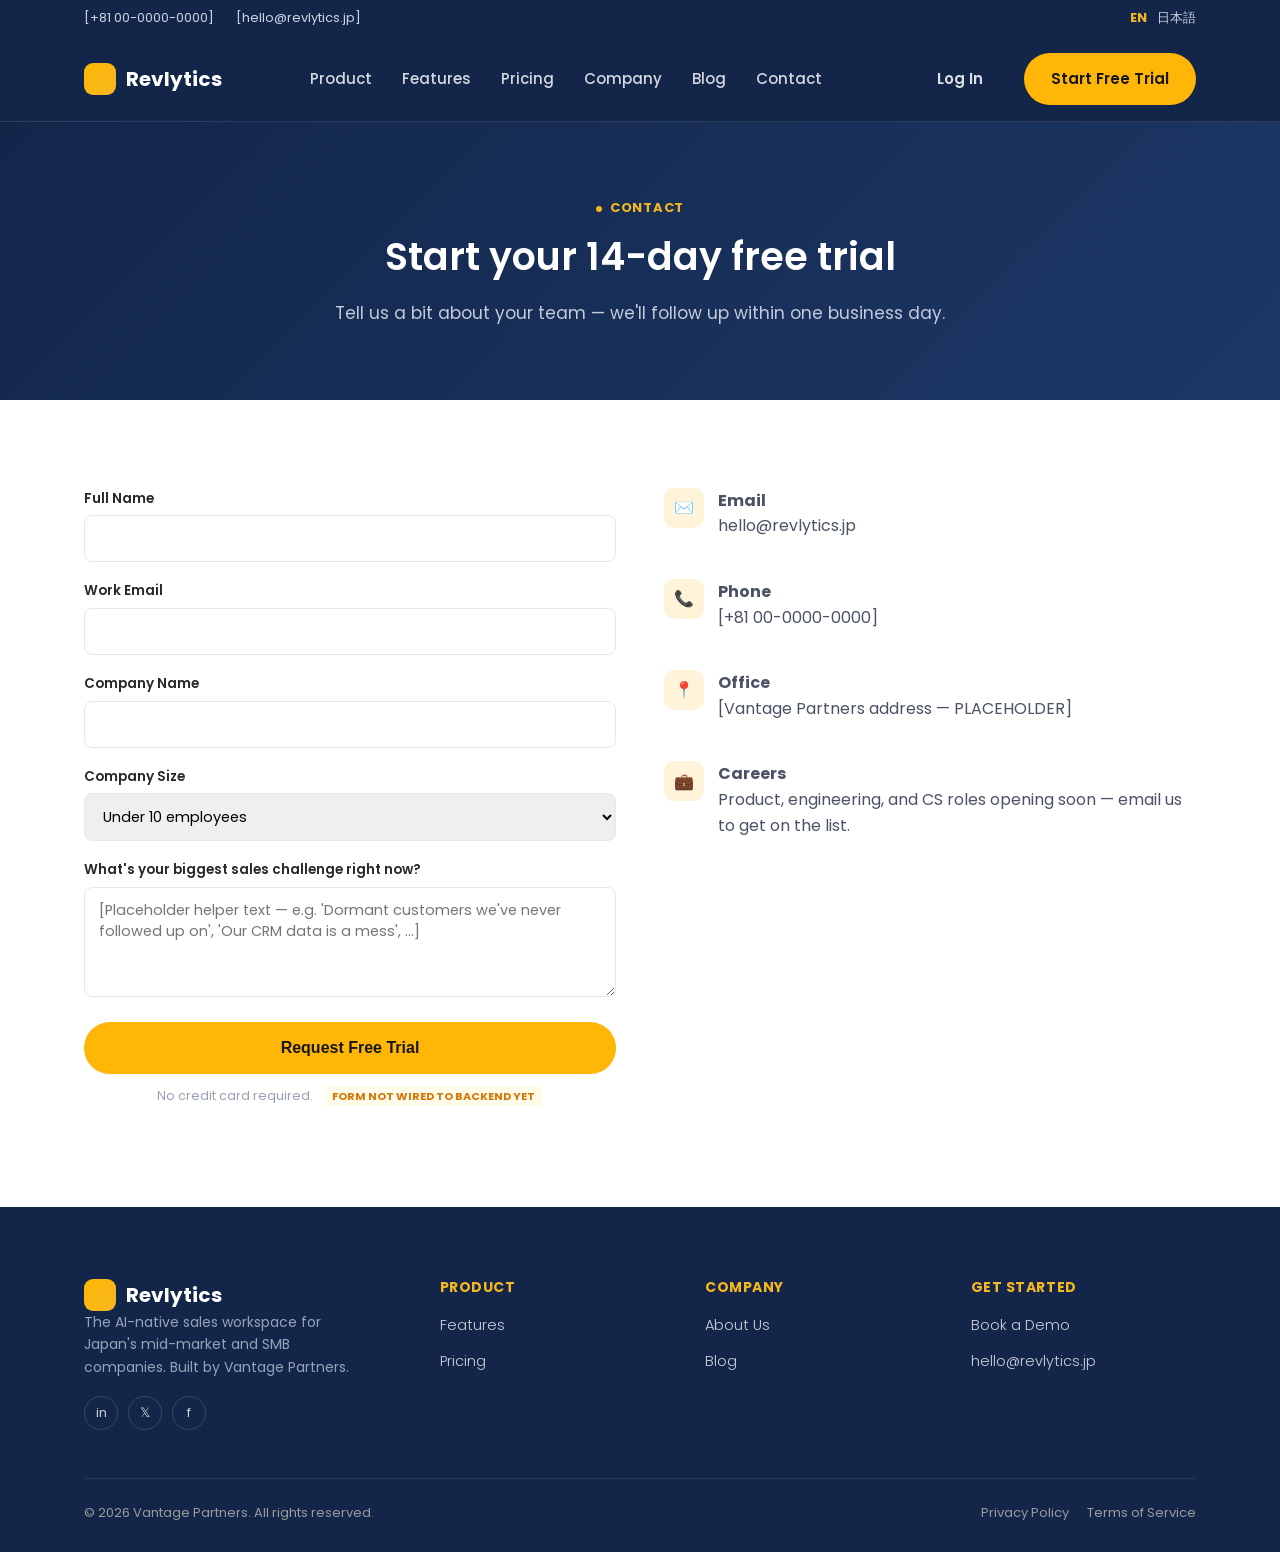
<file: contact.html>
<!DOCTYPE html>
<html lang="en">
<head>
<meta charset="UTF-8">
<meta name="viewport" content="width=device-width, initial-scale=1.0">
<title>Contact — Revlytics</title>
<link rel="preconnect" href="https://fonts.googleapis.com">
<link href="https://fonts.googleapis.com/css2?family=Poppins:wght@300;400;500;600;700;800&display=swap" rel="stylesheet">
<link rel="stylesheet" href="assets/css/site.css">
</head>
<body>

<!--
  CONTENT GUIDE: this is also the "Start Free Trial" / "Book a Demo"
  destination linked from every CTA button site-wide. Form fields below
  are a reasonable default for a B2B seed-stage lead form — confirm with
  whoever owns the sales pipeline (CRM/lead routing) before wiring it up.
  data-placeholder-form on the <form> just shows an alert; wire to a real
  endpoint before launch.
-->

<div class="topbar">
  <div class="container">
    <div class="topbar-links"><a href="tel:+81000000000">[+81 00-0000-0000]</a><a href="mailto:hello@revlytics.jp">[hello@revlytics.jp]</a></div>
    <div class="topbar-lang"><a href="#" class="is-active">EN</a><a href="#">日本語</a></div>
  </div>
</div>

<header class="site-header">
  <div class="container nav-row">
    <a href="index.html" class="brand"><span class="brand-mark"></span>Revlytics</a>
    <nav class="nav-links">
      <a href="index.html#product">Product</a>
      <a href="index.html#features">Features</a>
      <a href="pricing.html">Pricing</a>
      <a href="about.html">Company</a>
      <a href="blog.html">Blog</a>
      <a href="contact.html">Contact</a>
    </nav>
    <div class="nav-actions">
      <a href="#" class="btn btn-ghost">Log In</a>
      <a href="contact.html" class="btn btn-primary">Start Free Trial</a>
      <button class="nav-toggle" aria-label="Toggle menu">☰</button>
    </div>
  </div>
</header>

<section class="page-hero">
  <div class="container">
    <div class="eyebrow">Contact</div>
    <h1 class="section-title">Start your 14-day free trial</h1>
    <p class="section-sub">Tell us a bit about your team — we'll follow up within one business day.</p>
  </div>
</section>

<section class="section">
  <div class="container contact-grid">
    <div>
      <form data-placeholder-form>
        <div class="form-field"><label>Full Name</label><input type="text" required></div>
        <div class="form-field"><label>Work Email</label><input type="email" required></div>
        <div class="form-field"><label>Company Name</label><input type="text" required></div>
        <div class="form-field">
          <label>Company Size</label>
          <select>
            <option>Under 10 employees</option>
            <option>10–50 employees</option>
            <option>50–200 employees</option>
            <option>200+ employees</option>
          </select>
        </div>
        <div class="form-field">
          <label>What's your biggest sales challenge right now?</label>
          <textarea rows="4" placeholder="[Placeholder helper text — e.g. 'Dormant customers we've never followed up on', 'Our CRM data is a mess', ...]"></textarea>
        </div>
        <button type="submit" class="btn btn-primary btn-block btn-lg">Request Free Trial</button>
        <p style="font-size:12.5px; color:var(--muted-2); text-align:center; margin-top:12px;">No credit card required. <span class="tag-todo">FORM NOT WIRED TO BACKEND YET</span></p>
      </form>
    </div>
    <div>
      <div class="contact-info-item">
        <div class="icon">✉️</div>
        <div><strong>Email</strong><p>hello@revlytics.jp</p></div>
      </div>
      <div class="contact-info-item">
        <div class="icon">📞</div>
        <div><strong>Phone</strong><p>[+81 00-0000-0000]</p></div>
      </div>
      <div class="contact-info-item">
        <div class="icon">📍</div>
        <div><strong>Office</strong><p>[Vantage Partners address — PLACEHOLDER]</p></div>
      </div>
      <div class="contact-info-item">
        <div class="icon">💼</div>
        <div><strong>Careers</strong><p>Product, engineering, and CS roles opening soon — email us to get on the list.</p></div>
      </div>
    </div>
  </div>
</section>

<footer class="site-footer">
  <div class="container">
    <div class="footer-grid">
      <div class="footer-brand">
        <a href="index.html" class="brand"><span class="brand-mark"></span>Revlytics</a>
        <p>The AI-native sales workspace for Japan's mid-market and SMB companies. Built by Vantage Partners.</p>
        <div class="footer-social"><a href="#">in</a><a href="#">𝕏</a><a href="#">f</a></div>
      </div>
      <div class="footer-col"><h4>Product</h4><ul><li><a href="index.html#features">Features</a></li><li><a href="pricing.html">Pricing</a></li></ul></div>
      <div class="footer-col"><h4>Company</h4><ul><li><a href="about.html">About Us</a></li><li><a href="blog.html">Blog</a></li></ul></div>
      <div class="footer-col"><h4>Get Started</h4><ul><li><a href="contact.html">Book a Demo</a></li><li><a href="mailto:hello@revlytics.jp">hello@revlytics.jp</a></li></ul></div>
    </div>
    <div class="footer-bottom"><span>© 2026 Vantage Partners. All rights reserved.</span><div><a href="#">Privacy Policy</a><a href="#">Terms of Service</a></div></div>
  </div>
</footer>

<script src="assets/js/site.js"></script>
</body>
</html>
</file>
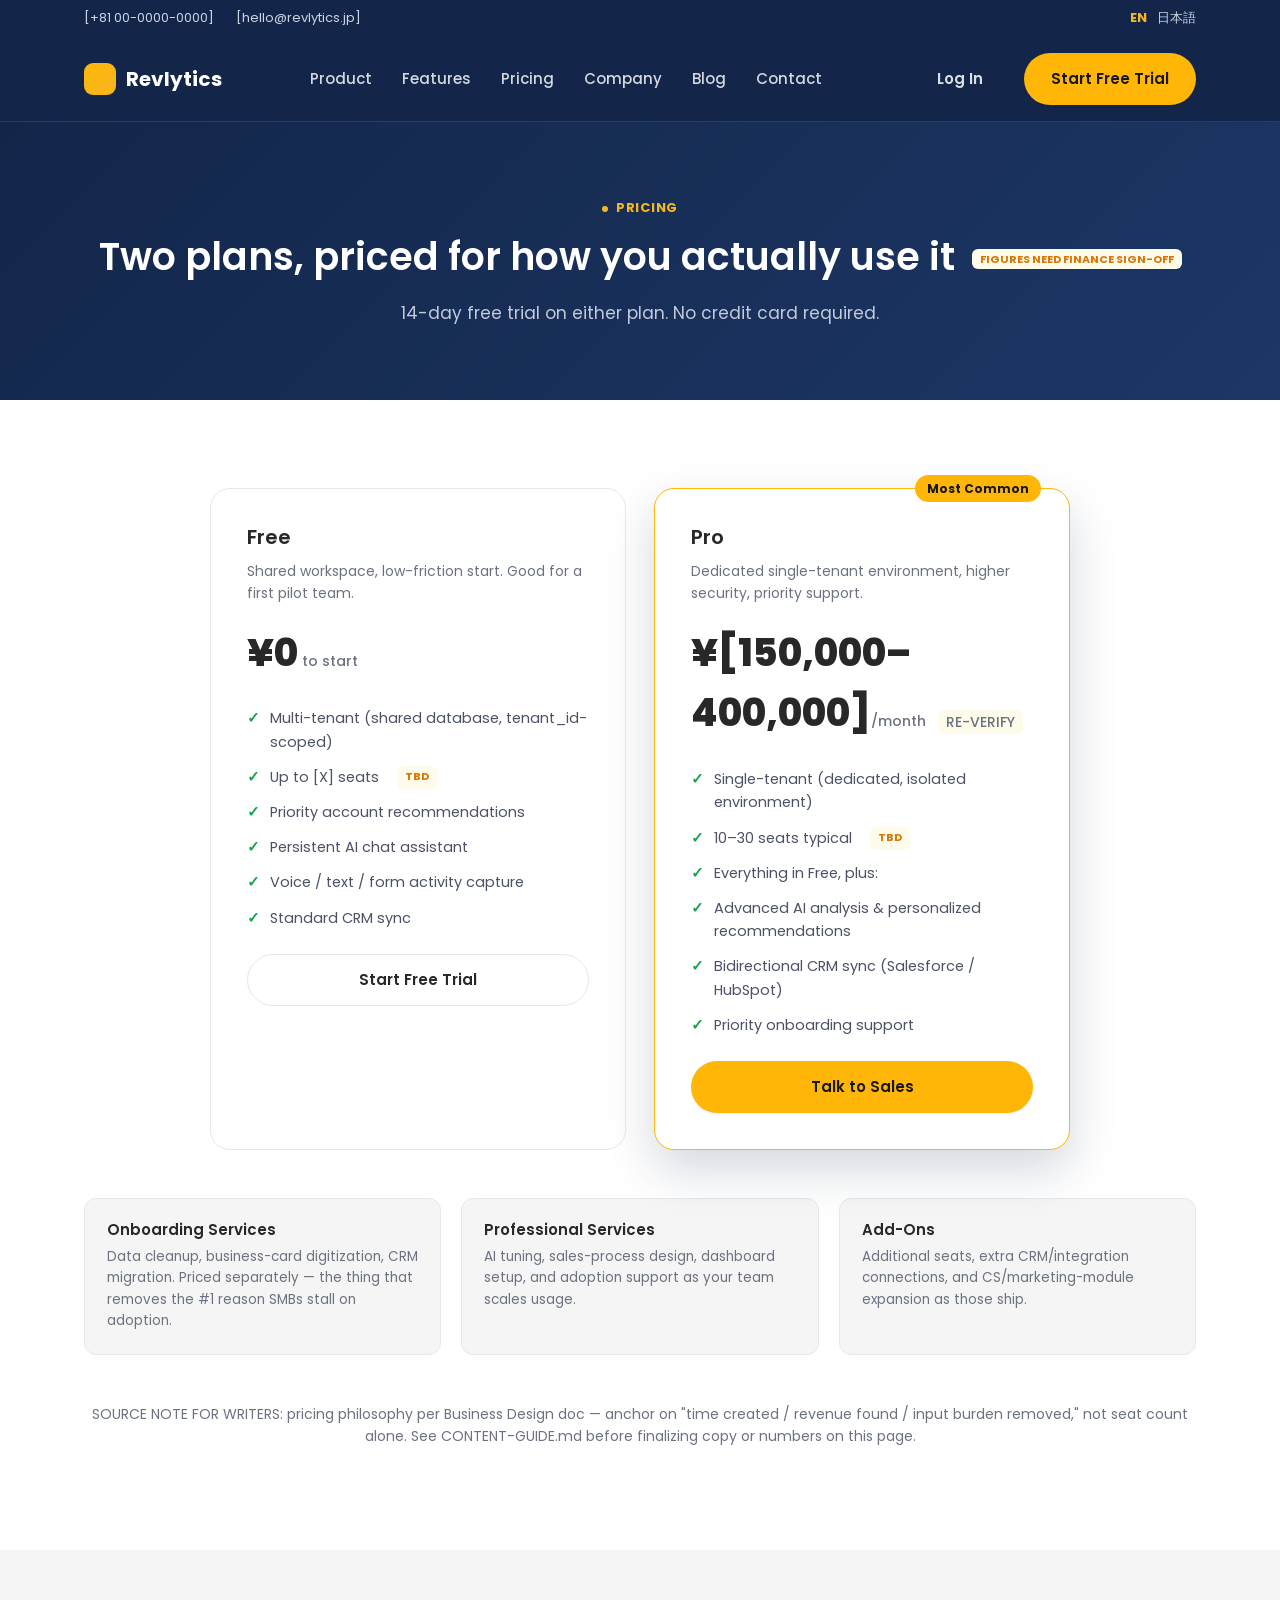
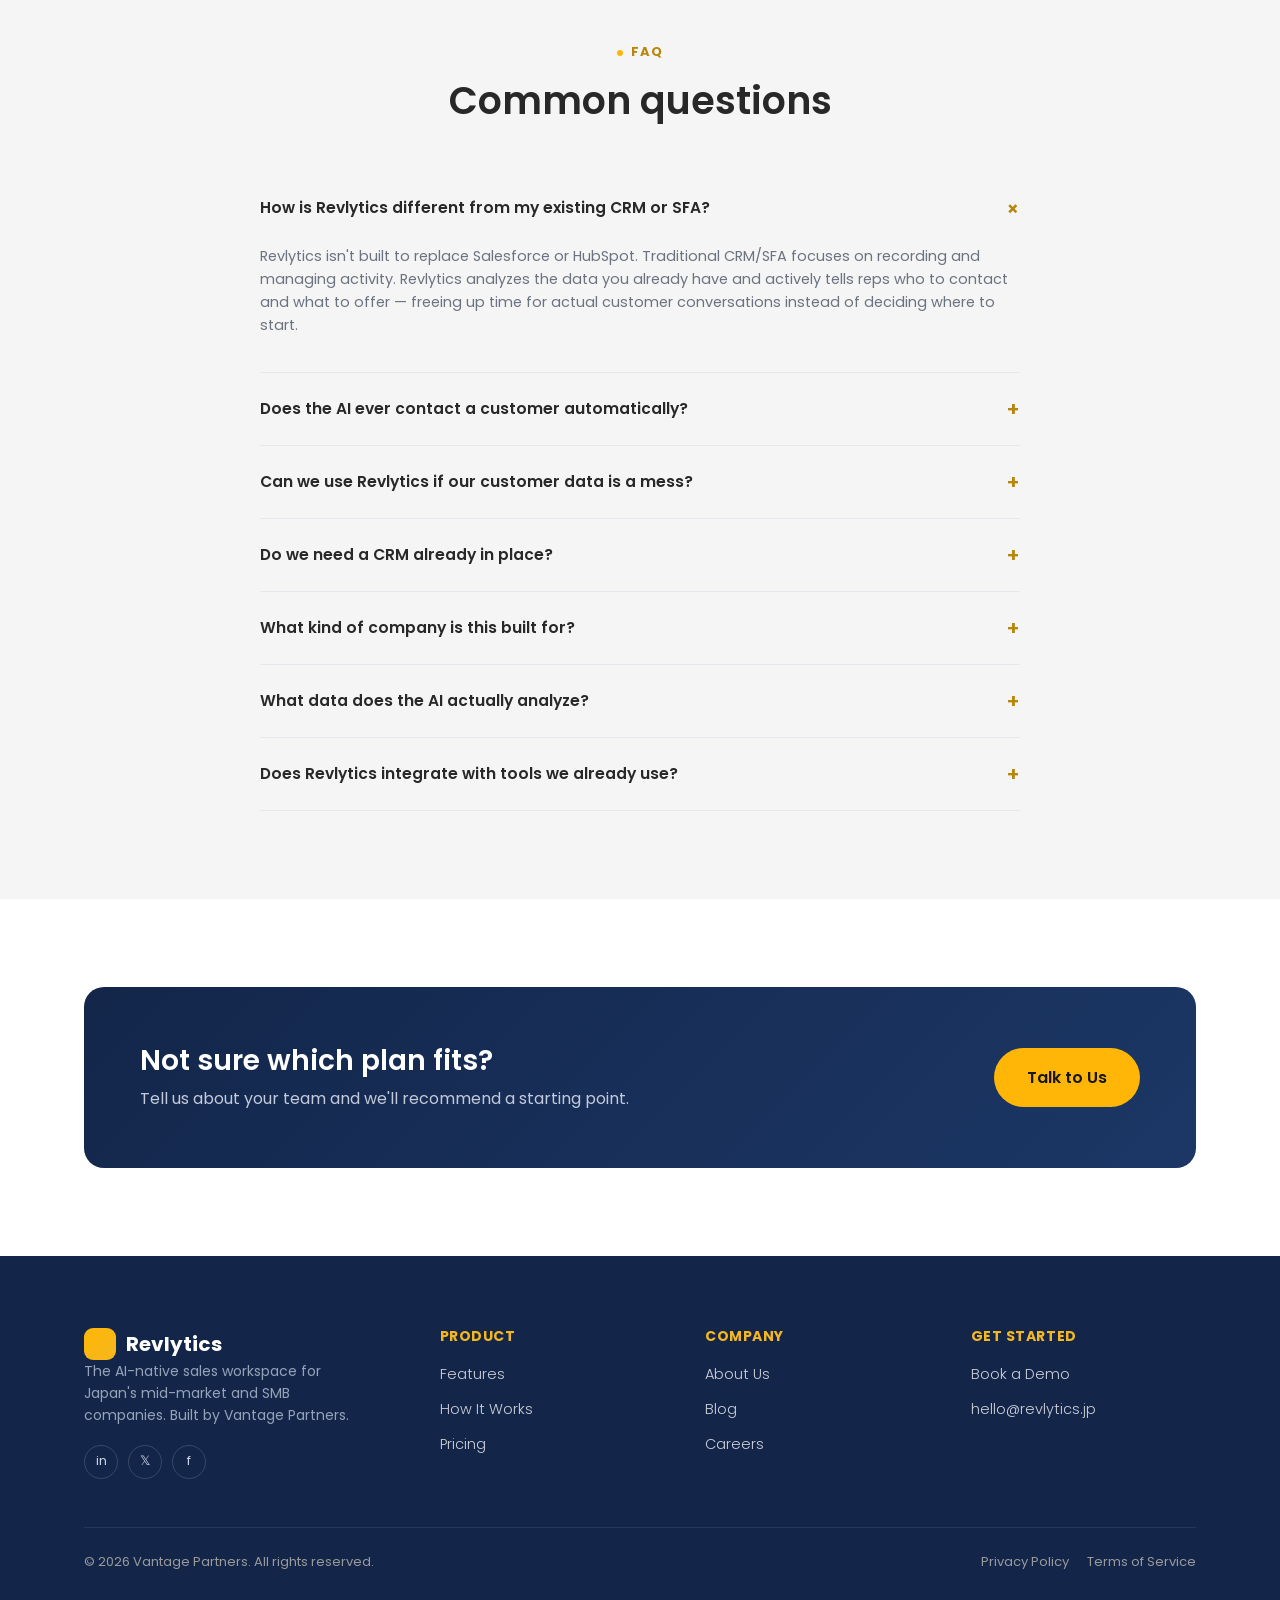
<file: pricing.html>
<!DOCTYPE html>
<html lang="en">
<head>
<meta charset="UTF-8">
<meta name="viewport" content="width=device-width, initial-scale=1.0">
<title>Pricing — Revlytics</title>
<link rel="preconnect" href="https://fonts.googleapis.com">
<link href="https://fonts.googleapis.com/css2?family=Poppins:wght@300;400;500;600;700;800&display=swap" rel="stylesheet">
<link rel="stylesheet" href="assets/css/site.css">
</head>
<body>

<!--
  CONTENT GUIDE: this page maps to the "ICO Plan" page in the reference
  template. Plan structure and pricing model are pulled directly from
  internal business-design planning docs — see CONTENT-GUIDE.md.

  IMPORTANT: the figures below are a DRAFT placeholder carried over from
  early planning — pricing/finance should confirm the final number
  before this goes live.
-->

<div class="topbar">
  <div class="container">
    <div class="topbar-links">
      <a href="tel:+81000000000">[+81 00-0000-0000]</a>
      <a href="mailto:hello@revlytics.jp">[hello@revlytics.jp]</a>
    </div>
    <div class="topbar-lang"><a href="#" class="is-active">EN</a><a href="#">日本語</a></div>
  </div>
</div>

<header class="site-header">
  <div class="container nav-row">
    <a href="index.html" class="brand"><span class="brand-mark"></span>Revlytics</a>
    <nav class="nav-links">
      <a href="index.html#product">Product</a>
      <a href="index.html#features">Features</a>
      <a href="pricing.html">Pricing</a>
      <a href="about.html">Company</a>
      <a href="blog.html">Blog</a>
      <a href="contact.html">Contact</a>
    </nav>
    <div class="nav-actions">
      <a href="#" class="btn btn-ghost">Log In</a>
      <a href="contact.html" class="btn btn-primary">Start Free Trial</a>
      <button class="nav-toggle" aria-label="Toggle menu">☰</button>
    </div>
  </div>
</header>

<section class="page-hero">
  <div class="container">
    <div class="eyebrow">Pricing</div>
    <h1 class="section-title">Two plans, priced for how you actually use it <span class="tag-todo">FIGURES NEED FINANCE SIGN-OFF</span></h1>
    <p class="section-sub">14-day free trial on either plan. No credit card required.</p>
  </div>
</section>

<!--
  SOURCE: docs/business design/03_Business Design.md §2 (Freeプラン / Proプラン)
  STATUS: draft structure, PLACEHOLDER dollar figures pending re-pricing
-->
<section class="section">
  <div class="container">
    <div class="pricing-grid">
      <div class="price-card">
        <h3>Free</h3>
        <p class="plan-desc">Shared workspace, low-friction start. Good for a first pilot team.</p>
        <div class="price">¥0<span> to start</span></div>
        <ul class="plan-features">
          <li>Multi-tenant (shared database, tenant_id-scoped)</li>
          <li>Up to [X] seats <span class="tag-todo">TBD</span></li>
          <li>Priority account recommendations</li>
          <li>Persistent AI chat assistant</li>
          <li>Voice / text / form activity capture</li>
          <li>Standard CRM sync</li>
        </ul>
        <a href="contact.html" class="btn btn-outline btn-block">Start Free Trial</a>
      </div>
      <div class="price-card is-featured">
        <span class="plan-badge">Most Common</span>
        <h3>Pro</h3>
        <p class="plan-desc">Dedicated single-tenant environment, higher security, priority support.</p>
        <div class="price">¥[150,000–400,000]<span>/month <span class="tag-todo">RE-VERIFY</span></span></div>
        <ul class="plan-features">
          <li>Single-tenant (dedicated, isolated environment)</li>
          <li>10–30 seats typical <span class="tag-todo">TBD</span></li>
          <li>Everything in Free, plus:</li>
          <li>Advanced AI analysis &amp; personalized recommendations</li>
          <li>Bidirectional CRM sync (Salesforce / HubSpot)</li>
          <li>Priority onboarding support</li>
        </ul>
        <a href="contact.html" class="btn btn-primary btn-block">Talk to Sales</a>
      </div>
    </div>

    <div class="addon-grid">
      <div class="addon-card">
        <h4>Onboarding Services</h4>
        <p>Data cleanup, business-card digitization, CRM migration. Priced separately — the thing that removes the #1 reason SMBs stall on adoption.</p>
      </div>
      <div class="addon-card">
        <h4>Professional Services</h4>
        <p>AI tuning, sales-process design, dashboard setup, and adoption support as your team scales usage.</p>
      </div>
      <div class="addon-card">
        <h4>Add-Ons</h4>
        <p>Additional seats, extra CRM/integration connections, and CS/marketing-module expansion as those ship.</p>
      </div>
    </div>
    <p class="text-center mt-48" style="color:var(--muted); font-size:14px;">
      SOURCE NOTE FOR WRITERS: pricing philosophy per Business Design doc — anchor on
      "time created / revenue found / input burden removed," not seat count alone.
      See CONTENT-GUIDE.md before finalizing copy or numbers on this page.
    </p>
  </div>
</section>

<!--
  SECTION: FAQ
  SOURCE: docs/business design/01_PR＆FAQ.md — External FAQ Q1-Q7, lifted near-verbatim
  and translated/tightened. This is real strategic material, not filler —
  safe to polish rather than replace.
-->
<section class="section section--soft">
  <div class="container">
    <div class="section-head center">
      <div class="eyebrow">FAQ</div>
      <h2 class="section-title">Common questions</h2>
    </div>
    <div class="faq-list">
      <div class="faq-item is-open">
        <div class="faq-q"><span>How is Revlytics different from my existing CRM or SFA?</span><span class="plus">+</span></div>
        <div class="faq-a"><p>Revlytics isn't built to replace Salesforce or HubSpot. Traditional CRM/SFA focuses on recording and managing activity. Revlytics analyzes the data you already have and actively tells reps who to contact and what to offer — freeing up time for actual customer conversations instead of deciding where to start.</p></div>
      </div>
      <div class="faq-item">
        <div class="faq-q"><span>Does the AI ever contact a customer automatically?</span><span class="plus">+</span></div>
        <div class="faq-a"><p>No. The rep always makes the final call and takes the final action. The AI analyzes data and recommends a next step and channel — sending an email or making a call is always a human decision. This "human-in-the-loop" principle is core to the product, not a limitation.</p></div>
      </div>
      <div class="faq-item">
        <div class="faq-q"><span>Can we use Revlytics if our customer data is a mess?</span><span class="plus">+</span></div>
        <div class="faq-a"><p>Yes — business cards, spreadsheets, and inconsistent legacy lists all work. Onboarding includes data-cleansing and digitization support so messy source data isn't a blocker to getting started.</p></div>
      </div>
      <div class="faq-item">
        <div class="faq-q"><span>Do we need a CRM already in place?</span><span class="plus">+</span></div>
        <div class="faq-a"><p>No. Revlytics syncs bidirectionally with major CRMs where you have one, but works as a standalone workspace if you don't — recording and organizing sales activity as your system of record from day one.</p></div>
      </div>
      <div class="faq-item">
        <div class="faq-q"><span>What kind of company is this built for?</span><span class="plus">+</span></div>
        <div class="faq-a"><p>Mid-market and SMB companies where sales resources are stretched thin — especially those wanting to mine dormant customers, put old business-card/contact data to work, reduce dependence on individual reps' tribal knowledge, or simply cut daily CRM input burden.</p></div>
      </div>
      <div class="faq-item">
        <div class="faq-q"><span>What data does the AI actually analyze?</span><span class="plus">+</span></div>
        <div class="faq-a"><p>Contract status, deal/negotiation history, communication history, and (where available) web activity — combined to surface who's worth prioritizing right now and what would resonate with them.</p></div>
      </div>
      <div class="faq-item">
        <div class="faq-q"><span>Does Revlytics integrate with tools we already use?</span><span class="plus">+</span></div>
        <div class="faq-a"><p>Yes — major CRMs, email systems, and phone/call infrastructure are all supported integration targets. Specific connectors are confirmed during onboarding.</p></div>
      </div>
    </div>
  </div>
</section>

<section class="section">
  <div class="container">
    <div class="cta-banner">
      <div>
        <h2>Not sure which plan fits?</h2>
        <p>Tell us about your team and we'll recommend a starting point.</p>
      </div>
      <a href="contact.html" class="btn btn-on-dark btn-lg">Talk to Us</a>
    </div>
  </div>
</section>

<footer class="site-footer">
  <div class="container">
    <div class="footer-grid">
      <div class="footer-brand">
        <a href="index.html" class="brand"><span class="brand-mark"></span>Revlytics</a>
        <p>The AI-native sales workspace for Japan's mid-market and SMB companies. Built by Vantage Partners.</p>
        <div class="footer-social"><a href="#">in</a><a href="#">𝕏</a><a href="#">f</a></div>
      </div>
      <div class="footer-col">
        <h4>Product</h4>
        <ul><li><a href="index.html#features">Features</a></li><li><a href="index.html#how-it-works">How It Works</a></li><li><a href="pricing.html">Pricing</a></li></ul>
      </div>
      <div class="footer-col">
        <h4>Company</h4>
        <ul><li><a href="about.html">About Us</a></li><li><a href="blog.html">Blog</a></li><li><a href="contact.html">Careers</a></li></ul>
      </div>
      <div class="footer-col">
        <h4>Get Started</h4>
        <ul><li><a href="contact.html">Book a Demo</a></li><li><a href="mailto:hello@revlytics.jp">hello@revlytics.jp</a></li></ul>
      </div>
    </div>
    <div class="footer-bottom">
      <span>© 2026 Vantage Partners. All rights reserved.</span>
      <div><a href="#">Privacy Policy</a><a href="#">Terms of Service</a></div>
    </div>
  </div>
</footer>

<script src="assets/js/site.js"></script>
</body>
</html>
</file>
<file: assets/css/site.css>
/* =========================================================
   Revlytics marketing site — shared stylesheet
   Palette + type pulled from the actual live CSS of the
   reference template (cryptcio.arrowtheme.com/home-8):
   dark navy (#13264a) header/hero/footer, gold/amber
   (#ffb606 / #f5b71f) accent buttons + highlights, Poppins
   type, near-black headings on light sections.
   ========================================================= */

:root {
  --gold: #ffb606;         /* primary CTA button bg — matches theme's --thim-body-primary-color */
  --gold-dark: #e6a303;    /* button hover, matches theme exactly */
  --gold-accent: #f5b71f;  /* secondary gold — footer titles, links on dark bg (matches theme) */
  --gold-text: #b8860b;    /* darkened gold for readable text/eyebrows on white */
  --gold-soft: #fff4d9;    /* light gold tint for icon chips on light sections */
  --btn-ink: #171717;      /* dark text on gold buttons, matches theme's #111 */

  --navy: #13264a;         /* header / hero / footer / dark sections — matches theme footer bg exactly */
  --navy-2: #1c3766;       /* lighter navy for subtle hero gradient */

  --heading: #282828;      /* default heading color on light sections — matches theme exactly */
  --body-text: #4b5265;
  --muted: #6b7280;
  --muted-2: #97a0b3;
  --border: #e6e8ee;
  --bg: #ffffff;
  --bg-soft: #f5f5f5;      /* matches theme's confirmed alt-section background exactly */
  --bg-soft-2: #eef0f5;

  --success: #16a34a;
  --success-bg: #f0fdf4;
  --warning: #d97706;
  --warning-bg: #fffbeb;
  --danger: #dc2626;
  --danger-bg: #fef2f2;

  --radius: 12px;
  --radius-lg: 20px;
  --shadow-sm: 0 1px 2px rgba(15, 23, 42, 0.06);
  --shadow-md: 0 8px 24px rgba(15, 23, 42, 0.08);
  --shadow-lg: 0 20px 48px rgba(19, 38, 74, 0.18);
  --container: 1160px;
}

* { box-sizing: border-box; }
html { scroll-behavior: smooth; }
body {
  margin: 0;
  font-family: 'Poppins', -apple-system, BlinkMacSystemFont, 'Segoe UI', sans-serif;
  color: var(--body-text);
  background: var(--bg);
  line-height: 1.6;
  -webkit-font-smoothing: antialiased;
}
h1, h2, h3, h4, h5 { color: var(--heading); margin: 0 0 .5em; line-height: 1.25; font-weight: 600; }
p { margin: 0 0 1em; }
a { color: var(--gold-text); text-decoration: none; }
img { max-width: 100%; display: block; }
ul { margin: 0; padding: 0; }
li { list-style: none; }

.container { max-width: var(--container); margin: 0 auto; padding: 0 24px; }
.section { padding: 88px 0; }
.section--soft { background: var(--bg-soft); }
.section--ink { background: var(--navy); color: #cbd5e1; }
.section--ink h2, .section--ink h3 { color: #fff; }

.eyebrow {
  display: inline-flex;
  align-items: center;
  gap: 8px;
  font-size: 13px;
  font-weight: 700;
  letter-spacing: .06em;
  text-transform: uppercase;
  color: var(--gold-text);
  margin-bottom: 14px;
}
.eyebrow::before { content: ""; width: 6px; height: 6px; border-radius: 50%; background: var(--gold); }
/* Eyebrow on dark backgrounds needs brighter gold + no darkening for contrast */
.hero .eyebrow, .statement .eyebrow, .page-hero .eyebrow { color: var(--gold-accent); }
.hero .eyebrow::before, .statement .eyebrow::before, .page-hero .eyebrow::before { background: var(--gold-accent); }

.section-head { max-width: 680px; margin: 0 0 48px; }
.section-head.center { margin-inline: auto; text-align: center; }
.section-title { font-size: clamp(28px, 3.4vw, 38px); }
.section-sub { color: var(--muted); font-size: 17px; }

/* ---------- Buttons ---------- */
.btn {
  display: inline-flex;
  align-items: center;
  justify-content: center;
  gap: 8px;
  padding: 13px 26px;
  border-radius: 999px;
  font-weight: 600;
  font-size: 15px;
  border: 1.5px solid transparent;
  cursor: pointer;
  transition: transform .15s ease, box-shadow .15s ease, background .15s ease, color .15s ease, border-color .15s ease;
  white-space: nowrap;
}
/* Gold bg + dark text — matches theme's .btn-buy exactly (#ffb606 bg, #111 text) */
.btn-primary { background: var(--gold); color: var(--btn-ink); box-shadow: var(--shadow-sm); }
.btn-primary:hover { background: var(--gold-dark); transform: translateY(-1px); box-shadow: var(--shadow-md); }
/* Light-background outline button (e.g. pricing card) */
.btn-outline { background: #fff; color: var(--heading); border-color: var(--border); }
.btn-outline:hover { border-color: var(--gold); color: var(--gold-text); }
/* Dark-background outline button (e.g. hero on navy) */
.btn-outline-invert { background: transparent; color: #fff; border-color: rgba(255,255,255,.35); }
.btn-outline-invert:hover { border-color: var(--gold-accent); color: var(--gold-accent); }
/* Ghost button for dark nav ("Log In") */
.btn-ghost { background: transparent; color: rgba(255,255,255,.85); }
.btn-ghost:hover { color: var(--gold-accent); }
/* Button on any dark-navy section (statement / cta-banner) — same gold treatment as primary */
.btn-on-dark { background: var(--gold); color: var(--btn-ink); }
.btn-on-dark:hover { background: var(--gold-dark); }
.btn-lg { padding: 16px 32px; font-size: 16px; }
.btn-block { width: 100%; }

/* ---------- Top bar ---------- */
.topbar {
  background: var(--navy);
  color: #94a3b8;
  font-size: 13px;
}
.topbar .container { display: flex; align-items: center; justify-content: space-between; padding: 8px 24px; }
.topbar-links { display: flex; gap: 22px; }
.topbar-links a { color: #cbd5e1; }
.topbar-links a:hover { color: var(--gold-accent); }
.topbar-lang { display: flex; gap: 10px; }
.topbar-lang a { color: #cbd5e1; }
.topbar-lang a.is-active { color: var(--gold-accent); font-weight: 700; }

/* ---------- Header / Nav ---------- */
.site-header {
  position: sticky;
  top: 0;
  z-index: 50;
  background: var(--navy);
  border-bottom: 1px solid rgba(255,255,255,.1); /* matches theme's .header-v1 border exactly */
}
.nav-row { display: flex; align-items: center; justify-content: space-between; padding: 16px 24px; }
.brand { display: flex; align-items: center; gap: 10px; font-weight: 700; font-size: 20px; color: #fff; }
.brand-mark {
  width: 32px; height: 32px; border-radius: 9px;
  background: linear-gradient(135deg, var(--gold), var(--gold-accent));
  display: inline-block;
}
.nav-links { display: flex; align-items: center; gap: 30px; }
.nav-links a { color: rgba(255,255,255,.82); font-weight: 500; font-size: 15px; }
.nav-links a:hover { color: var(--gold-accent); }
.nav-actions { display: flex; align-items: center; gap: 14px; }
.nav-toggle { display: none; background: none; border: none; cursor: pointer; color: #fff; font-size: 20px; }

/* ---------- Marquee / proof strip ---------- */
.marquee-strip { background: var(--gold-soft); border-bottom: 1px solid var(--border); overflow: hidden; padding: 12px 0; }
.marquee-track { display: flex; gap: 56px; white-space: nowrap; animation: marquee 28s linear infinite; }
.marquee-track span { font-size: 14px; font-weight: 600; color: var(--navy); }
@keyframes marquee { from { transform: translateX(0); } to { transform: translateX(-50%); } }

/* ---------- Hero ---------- */
.hero { padding: 96px 0 64px; background: linear-gradient(135deg, var(--navy) 0%, var(--navy-2) 100%); overflow: hidden; }
.hero-grid { display: grid; grid-template-columns: 1.05fr .95fr; gap: 56px; align-items: center; }
.hero-title { font-size: clamp(34px, 4.6vw, 54px); letter-spacing: -0.02em; color: #fff; }
.hero-title .accent { color: var(--gold-accent); }
.hero-sub { font-size: 18px; color: #c3cadb; max-width: 520px; }
.hero-cta { display: flex; gap: 14px; margin: 28px 0 14px; flex-wrap: wrap; }
.hero-fine { font-size: 13px; color: #8f9ab3; }
.hero-visual {
  border-radius: var(--radius-lg);
  background: #fff;
  border: 1px solid var(--border);
  box-shadow: var(--shadow-lg);
  padding: 18px;
  min-height: 360px;
  display: flex;
  align-items: center;
  justify-content: center;
  color: var(--muted);
  font-size: 14px;
  text-align: center;
}

/* ---------- Problem / About ---------- */
.problem-grid { display: grid; grid-template-columns: repeat(3, 1fr); gap: 28px; }
.problem-card { background: #fff; border: 1px solid var(--border); border-radius: var(--radius); padding: 28px; box-shadow: var(--shadow-sm); }
.problem-card .icon { width: 44px; height: 44px; border-radius: 10px; background: var(--danger-bg); color: var(--danger); display: flex; align-items: center; justify-content: center; font-size: 20px; margin-bottom: 16px; }
.problem-card h3 { font-size: 18px; }
.problem-card p { color: var(--muted); font-size: 15px; margin: 0; }

/* ---------- Statement banner ---------- */
.statement { background: var(--navy); color: #fff; text-align: center; padding: 96px 0; }
.statement h2 { font-size: clamp(26px, 3.6vw, 40px); max-width: 820px; margin: 0 auto 20px; color: #fff; }
.statement p { color: #a9b3c9; max-width: 620px; margin: 0 auto 28px; }

/* ---------- Persona tabs ---------- */
.persona-tabs { display: flex; gap: 10px; justify-content: center; margin-bottom: 36px; flex-wrap: wrap; }
.persona-tab { padding: 10px 20px; border-radius: 999px; border: 1.5px solid var(--border); background: #fff; font-weight: 600; font-size: 14px; cursor: pointer; color: var(--body-text); }
.persona-tab.is-active { background: var(--gold); border-color: var(--gold); color: var(--btn-ink); }
.persona-panel { display: none; }
.persona-panel.is-active { display: grid; grid-template-columns: 1fr 1fr; gap: 40px; align-items: center; }
.persona-panel .value-list li { display: flex; gap: 12px; margin-bottom: 14px; font-size: 15px; }
.persona-panel .value-list li::before { content: "✓"; color: var(--success); font-weight: 800; }

/* ---------- Feature grid ---------- */
.feature-grid { display: grid; grid-template-columns: repeat(4, 1fr); gap: 24px; }
.feature-card { background: #fff; border: 1px solid var(--border); border-radius: var(--radius); padding: 30px 24px; }
.feature-card .icon { width: 48px; height: 48px; border-radius: 12px; background: var(--gold-soft); color: var(--gold-text); display: flex; align-items: center; justify-content: center; font-size: 22px; margin-bottom: 18px; }
.feature-card h3 { font-size: 17px; }
.feature-card p { color: var(--muted); font-size: 14.5px; margin: 0; }
.feature-tag { display: inline-block; font-size: 11px; font-weight: 700; text-transform: uppercase; letter-spacing: .04em; padding: 3px 8px; border-radius: 6px; margin-bottom: 10px; }
.feature-tag.must { background: var(--success-bg); color: var(--success); }

/* ---------- How it works (steps) ---------- */
.steps { display: grid; grid-template-columns: repeat(3, 1fr); gap: 28px; }
.step-card { position: relative; padding: 28px 24px 24px; border: 1px solid var(--border); border-radius: var(--radius); background: var(--bg-soft); }
.step-num { position: absolute; top: -18px; left: 24px; width: 36px; height: 36px; border-radius: 50%; background: var(--gold); color: var(--btn-ink); display: flex; align-items: center; justify-content: center; font-weight: 800; box-shadow: var(--shadow-sm); }
.step-card h3 { font-size: 16px; margin-top: 8px; }
.step-card p { font-size: 14.5px; color: var(--muted); margin: 0; }

/* ---------- Use-case / filter grid ---------- */
.filter-bar { display: flex; gap: 10px; justify-content: center; margin-bottom: 36px; flex-wrap: wrap; }
.filter-btn { padding: 9px 18px; border-radius: 999px; border: 1.5px solid var(--border); background: #fff; font-weight: 600; font-size: 13.5px; cursor: pointer; }
.filter-btn.is-active { background: var(--navy); color: #fff; border-color: var(--navy); }
.case-grid { display: grid; grid-template-columns: repeat(3, 1fr); gap: 24px; }
.case-card { border: 1px solid var(--border); border-radius: var(--radius); overflow: hidden; background: #fff; box-shadow: var(--shadow-sm); }
.case-card .thumb { height: 150px; background: var(--bg-soft-2); display: flex; align-items: center; justify-content: center; color: var(--muted-2); font-size: 13px; }
.case-card .body { padding: 22px; }
.case-card .badge { font-size: 12px; font-weight: 700; color: var(--gold-text); text-transform: uppercase; letter-spacing: .04em; }
.case-card h3 { font-size: 16.5px; margin: 8px 0; }
.case-card p { font-size: 14px; color: var(--muted); margin: 0; }

/* ---------- Team ---------- */
.team-grid { display: grid; grid-template-columns: repeat(3, 1fr); gap: 24px; }
.team-card { text-align: center; border: 1px solid var(--border); border-radius: var(--radius); padding: 30px 20px; background: #fff; }
.team-avatar { width: 92px; height: 92px; border-radius: 50%; background: var(--bg-soft-2); margin: 0 auto 16px; display: flex; align-items: center; justify-content: center; color: var(--muted-2); font-size: 12px; }
.team-card h3 { font-size: 17px; margin-bottom: 2px; }
.team-role { color: var(--gold-text); font-size: 13.5px; font-weight: 600; margin-bottom: 10px; }
.team-card p { font-size: 14px; color: var(--muted); margin: 0 0 14px; }
.team-card .socials { display: flex; gap: 10px; justify-content: center; }
.team-card .socials a { width: 30px; height: 30px; border-radius: 50%; border: 1px solid var(--border); display: flex; align-items: center; justify-content: center; font-size: 12px; color: var(--muted); }

/* ---------- CTA banner ---------- */
.cta-banner {
  background: linear-gradient(135deg, var(--navy), var(--navy-2));
  border-radius: var(--radius-lg);
  padding: 56px;
  color: #fff;
  display: flex;
  align-items: center;
  justify-content: space-between;
  gap: 24px;
  flex-wrap: wrap;
}
.cta-banner h2 { color: #fff; font-size: 28px; margin-bottom: 8px; }
.cta-banner p { color: #c3cadb; margin: 0; }

/* ---------- Events ---------- */
.event-grid { display: grid; grid-template-columns: repeat(3, 1fr); gap: 24px; }
.event-card { border: 1px solid var(--border); border-radius: var(--radius); padding: 24px; background: #fff; }
.event-date { display: inline-flex; flex-direction: column; align-items: center; justify-content: center; width: 56px; height: 56px; border-radius: 10px; background: var(--gold-soft); color: var(--navy); font-weight: 800; margin-bottom: 16px; }
.event-date .day { font-size: 18px; line-height: 1; }
.event-date .mon { font-size: 11px; text-transform: uppercase; }
.event-card h3 { font-size: 16px; }
.event-meta { font-size: 13px; color: var(--muted); margin: 0; }

/* ---------- Testimonials ---------- */
.testimonial-grid { display: grid; grid-template-columns: repeat(3, 1fr); gap: 24px; }
.testimonial-card { border: 1px solid var(--border); border-radius: var(--radius); padding: 28px; background: #fff; }
.testimonial-card .quote { font-size: 15px; color: var(--body-text); margin-bottom: 18px; }
.testimonial-card .who { display: flex; align-items: center; gap: 12px; }
.testimonial-card .avatar { width: 40px; height: 40px; border-radius: 50%; background: var(--bg-soft-2); flex-shrink: 0; }
.testimonial-card .who strong { display: block; font-size: 14px; color: var(--heading); }
.testimonial-card .who span { font-size: 12.5px; color: var(--muted); }
.placeholder-flag { display: inline-block; margin-top: 14px; font-size: 11px; font-weight: 700; color: var(--warning); background: var(--warning-bg); padding: 3px 8px; border-radius: 6px; }

/* ---------- Blog ---------- */
.blog-grid { display: grid; grid-template-columns: repeat(3, 1fr); gap: 24px; }
.blog-card { border: 1px solid var(--border); border-radius: var(--radius); overflow: hidden; background: #fff; }
.blog-card .thumb { height: 150px; background: var(--bg-soft-2); display: flex; align-items: center; justify-content: center; color: var(--muted-2); font-size: 13px; }
.blog-card .body { padding: 20px; }
.blog-date { font-size: 12.5px; color: var(--muted-2); }
.blog-card h3 { font-size: 16px; margin: 8px 0; }
.blog-card p { font-size: 14px; color: var(--muted); margin: 0; }

/* ---------- Logos strip ---------- */
.logos-strip { display: flex; align-items: center; justify-content: center; gap: 48px; flex-wrap: wrap; }
.logo-chip { width: 140px; height: 56px; border: 1px dashed var(--border); border-radius: 10px; display: flex; align-items: center; justify-content: center; color: var(--muted-2); font-size: 13px; }

/* ---------- Pricing ---------- */
.pricing-grid { display: grid; grid-template-columns: repeat(2, 1fr); gap: 28px; max-width: 860px; margin: 0 auto; }
.price-card { border: 1.5px solid var(--border); border-radius: var(--radius-lg); padding: 36px; background: #fff; }
.price-card.is-featured { border-color: var(--gold); box-shadow: var(--shadow-lg); position: relative; }
.price-card .plan-badge { position: absolute; top: -14px; right: 28px; background: var(--gold); color: var(--btn-ink); font-size: 12px; font-weight: 700; padding: 4px 12px; border-radius: 999px; }
.price-card h3 { font-size: 20px; }
.price-card .plan-desc { color: var(--muted); font-size: 14px; }
.price-card .price { font-size: 38px; font-weight: 800; color: var(--heading); margin: 18px 0 4px; }
.price-card .price span { font-size: 14px; color: var(--muted); font-weight: 500; }
.price-card .plan-features { margin: 24px 0; }
.price-card .plan-features li { display: flex; gap: 10px; font-size: 14.5px; margin-bottom: 12px; }
.price-card .plan-features li::before { content: "✓"; color: var(--success); font-weight: 800; }
.addon-grid { display: grid; grid-template-columns: repeat(3, 1fr); gap: 20px; margin-top: 48px; }
.addon-card { border: 1px solid var(--border); border-radius: var(--radius); padding: 22px; background: var(--bg-soft); }
.addon-card h4 { font-size: 15px; margin-bottom: 6px; }
.addon-card p { font-size: 13.5px; color: var(--muted); margin: 0; }

/* ---------- FAQ accordion ---------- */
.faq-list { max-width: 760px; margin: 0 auto; }
.faq-item { border-bottom: 1px solid var(--border); }
.faq-q { display: flex; align-items: center; justify-content: space-between; padding: 20px 0; cursor: pointer; font-weight: 600; color: var(--heading); font-size: 15.5px; }
.faq-q .plus { font-size: 20px; color: var(--gold-text); transition: transform .2s ease; }
.faq-item.is-open .faq-q .plus { transform: rotate(45deg); }
.faq-a { max-height: 0; overflow: hidden; transition: max-height .25s ease; color: var(--muted); font-size: 14.5px; }
.faq-item.is-open .faq-a { max-height: 400px; padding-bottom: 20px; }

/* ---------- Roadmap timeline ---------- */
.timeline { position: relative; padding-left: 32px; border-left: 2px solid var(--border); }
.timeline-item { position: relative; padding-bottom: 40px; }
.timeline-item::before { content: ""; position: absolute; left: -41px; top: 2px; width: 18px; height: 18px; border-radius: 50%; background: var(--gold); border: 3px solid #fff; box-shadow: 0 0 0 2px var(--gold); }
.timeline-item h4 { font-size: 16px; margin-bottom: 4px; }
.timeline-item p { font-size: 14.5px; color: var(--muted); margin: 0; }
.timeline-tag { display: inline-block; font-size: 11px; font-weight: 700; text-transform: uppercase; color: var(--gold-text); margin-bottom: 6px; }

/* ---------- Newsletter ---------- */
.newsletter { background: var(--bg-soft); border-radius: var(--radius-lg); padding: 48px; text-align: center; }
.newsletter-form { display: flex; gap: 10px; max-width: 440px; margin: 22px auto 0; }
.newsletter-form input { flex: 1; padding: 13px 16px; border-radius: 999px; border: 1.5px solid var(--border); font-size: 14px; font-family: inherit; }

/* ---------- Contact form ---------- */
.contact-grid { display: grid; grid-template-columns: 1fr 1fr; gap: 48px; }
.form-field { margin-bottom: 18px; }
.form-field label { display: block; font-size: 13.5px; font-weight: 600; margin-bottom: 6px; color: var(--heading); }
.form-field input, .form-field select, .form-field textarea {
  width: 100%; padding: 12px 14px; border-radius: 8px; border: 1.5px solid var(--border); font-size: 14.5px; font-family: inherit;
}
.form-field input:focus, .form-field select:focus, .form-field textarea:focus { outline: none; border-color: var(--gold); }
.contact-info-item { display: flex; gap: 14px; margin-bottom: 24px; }
.contact-info-item .icon { width: 40px; height: 40px; border-radius: 10px; background: var(--gold-soft); color: var(--gold-text); display: flex; align-items: center; justify-content: center; flex-shrink: 0; }

/* ---------- Footer ---------- */
/* Titles gold, link text white->gold on hover — matches theme's .footer-v1 rules exactly */
.site-footer { background: var(--navy); color: #94a3b8; padding: 72px 0 28px; }
.footer-grid { display: grid; grid-template-columns: 1.4fr 1fr 1fr 1fr; gap: 40px; margin-bottom: 48px; }
.footer-brand .brand { color: #fff; }
.footer-brand p { font-size: 14px; color: #94a3b8; max-width: 280px; }
.footer-col h4 { color: var(--gold-accent); font-size: 14px; text-transform: uppercase; letter-spacing: .04em; margin-bottom: 18px; font-weight: 700; }
.footer-col li { margin-bottom: 12px; font-size: 14.5px; }
.footer-col a { color: rgba(255,255,255,.78); font-weight: 300; }
.footer-col a:hover { color: var(--gold-accent); }
.footer-social { display: flex; gap: 10px; margin-top: 18px; }
.footer-social a { width: 34px; height: 34px; border-radius: 50%; border: 1px solid rgba(255,255,255,.15); display: flex; align-items: center; justify-content: center; color: #cbd5e1; font-size: 13px; }
.footer-social a:hover { border-color: var(--gold-accent); color: var(--gold-accent); }
.footer-bottom { border-top: 1px solid rgba(255,255,255,.08); padding-top: 24px; display: flex; justify-content: space-between; align-items: center; font-size: 13px; flex-wrap: wrap; gap: 12px; color: #9a9a9a; }
.footer-bottom a { color: #9a9a9a; margin-left: 18px; }
.footer-bottom a:hover { color: var(--gold-accent); }

/* ---------- Page hero (sub-pages) ---------- */
/* Dark navy banner to match header/hero/footer bookends, consistent across all inner pages */
.page-hero { padding: 72px 0 56px; background: linear-gradient(135deg, var(--navy) 0%, var(--navy-2) 100%); text-align: center; }
.page-hero .eyebrow { justify-content: center; }
.page-hero h1, .page-hero .section-title { color: #fff; }
.page-hero .section-sub { color: #c3cadb; }
.breadcrumb { font-size: 13.5px; color: #97a0b3; margin-bottom: 14px; }

/* ---------- Utility ---------- */
.grid-2 { display: grid; grid-template-columns: 1fr 1fr; gap: 28px; }
.text-center { text-align: center; }
.mt-48 { margin-top: 48px; }
.tag-todo { background: var(--warning-bg); color: var(--warning); font-size: 11px; font-weight: 700; padding: 2px 8px; border-radius: 6px; margin-left: 8px; vertical-align: middle; }

/* ---------- Responsive ---------- */
@media (max-width: 980px) {
  .hero-grid, .contact-grid { grid-template-columns: 1fr; }
  .feature-grid, .problem-grid, .case-grid, .team-grid, .event-grid, .testimonial-grid, .blog-grid, .addon-grid { grid-template-columns: repeat(2, 1fr); }
  .footer-grid { grid-template-columns: 1fr 1fr; }
  .persona-panel.is-active { grid-template-columns: 1fr; }
}
@media (max-width: 720px) {
  .nav-links { display: none; }
  .nav-toggle { display: block; }
  .feature-grid, .problem-grid, .case-grid, .team-grid, .event-grid, .testimonial-grid, .blog-grid, .addon-grid, .pricing-grid, .footer-grid { grid-template-columns: 1fr; }
  .cta-banner { flex-direction: column; text-align: center; }
  .topbar-links { display: none; }
}
</file>
